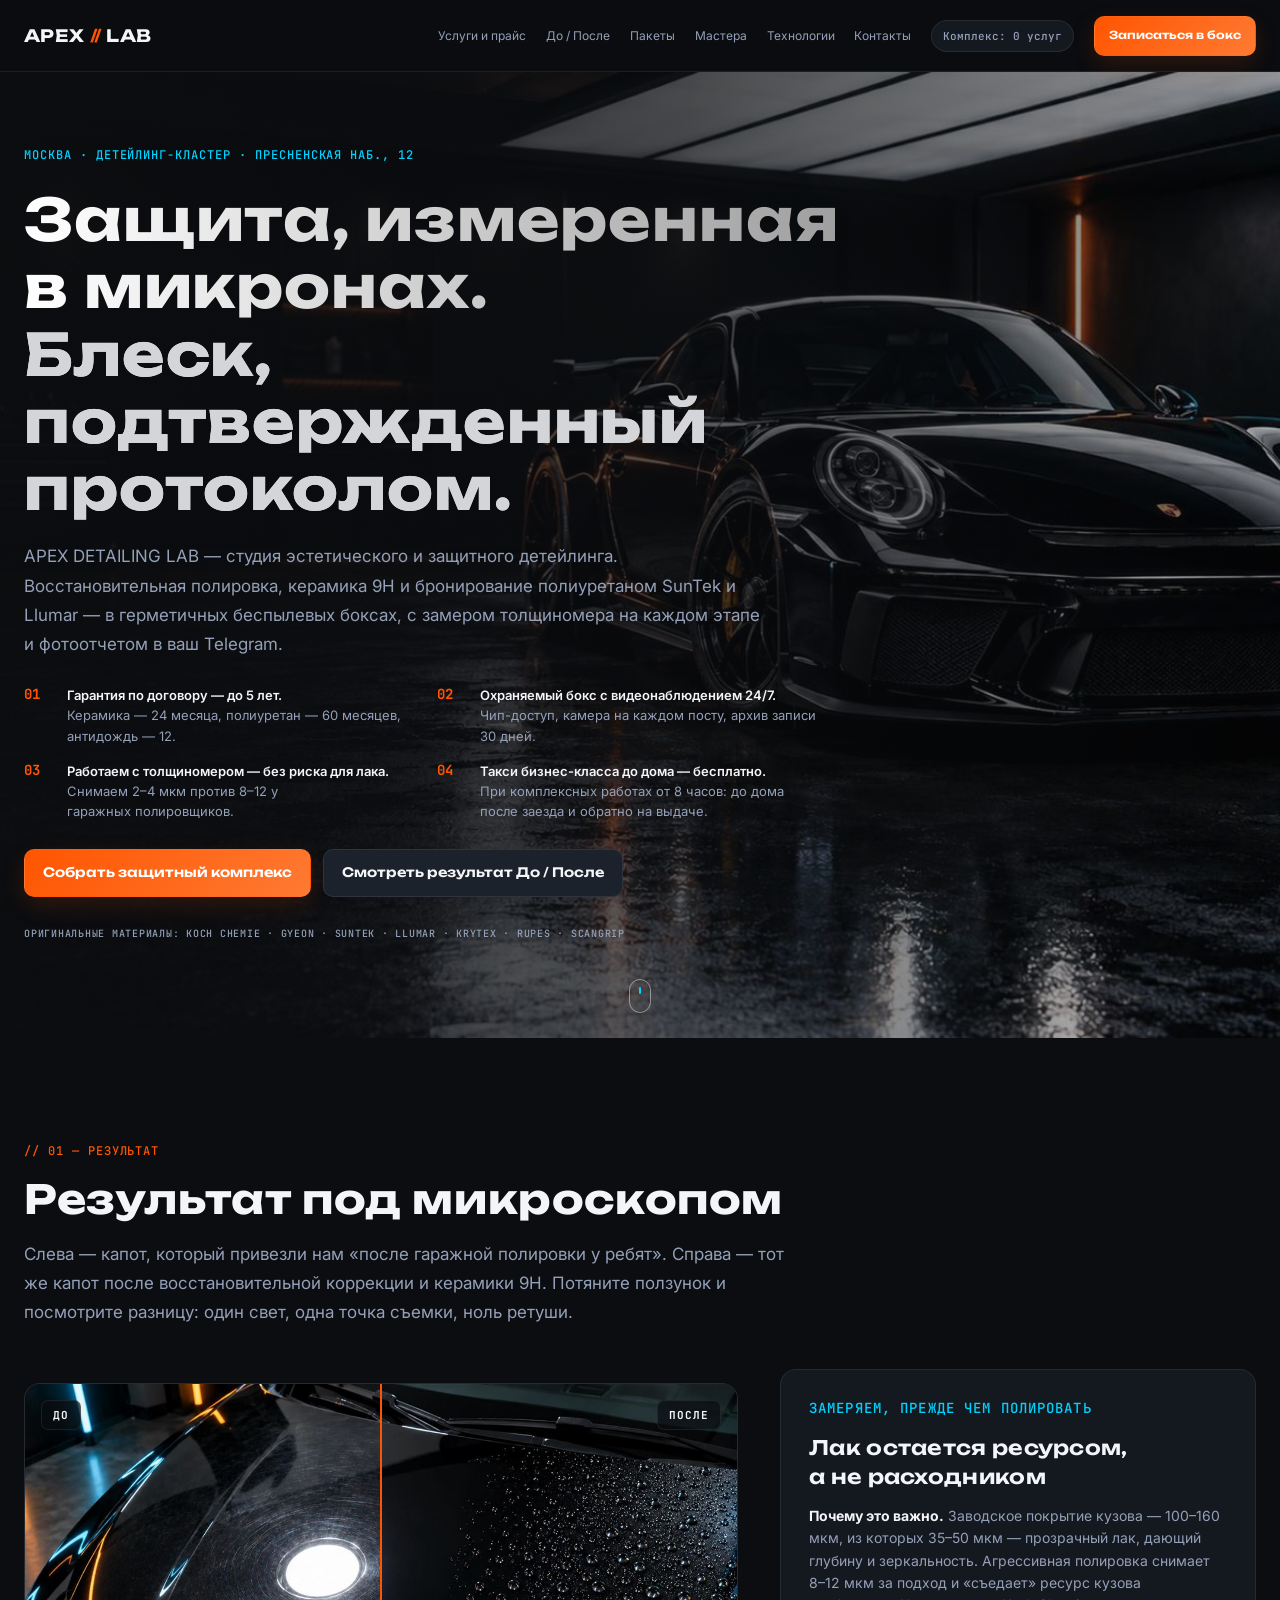
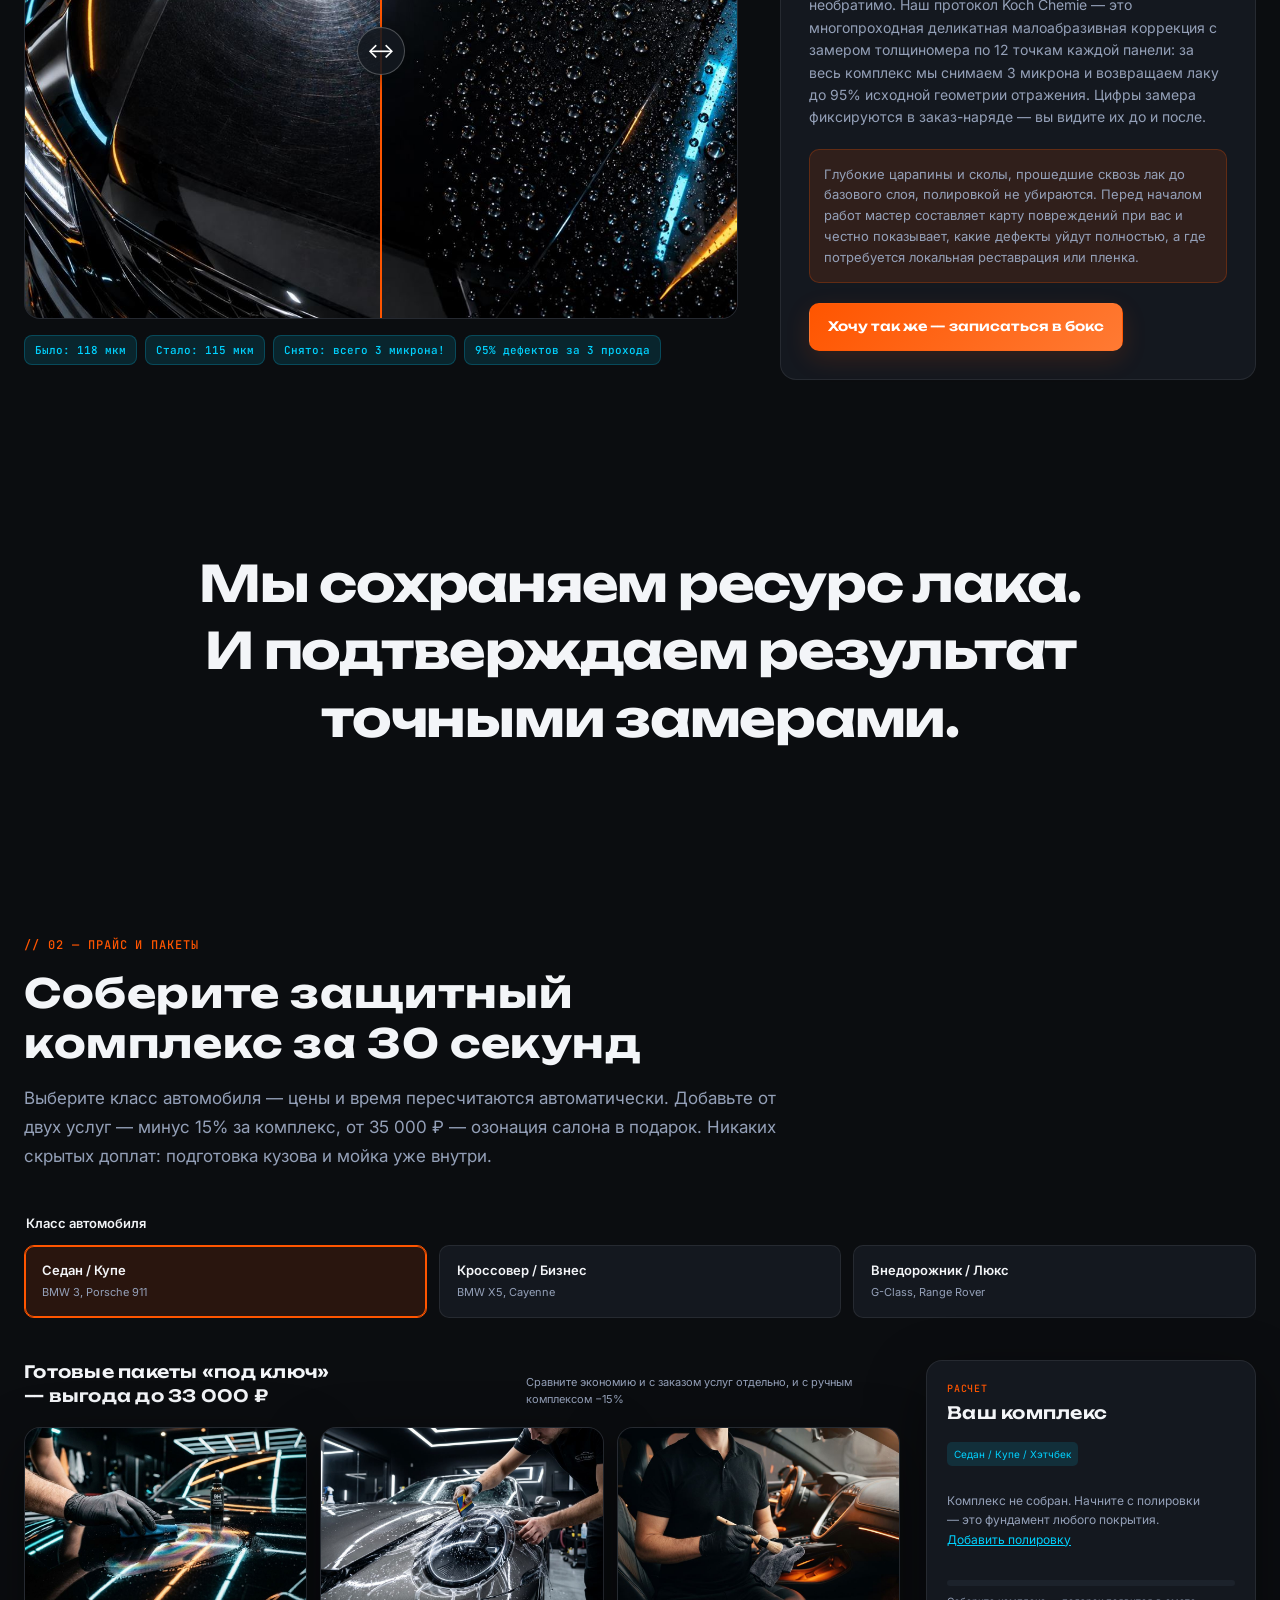
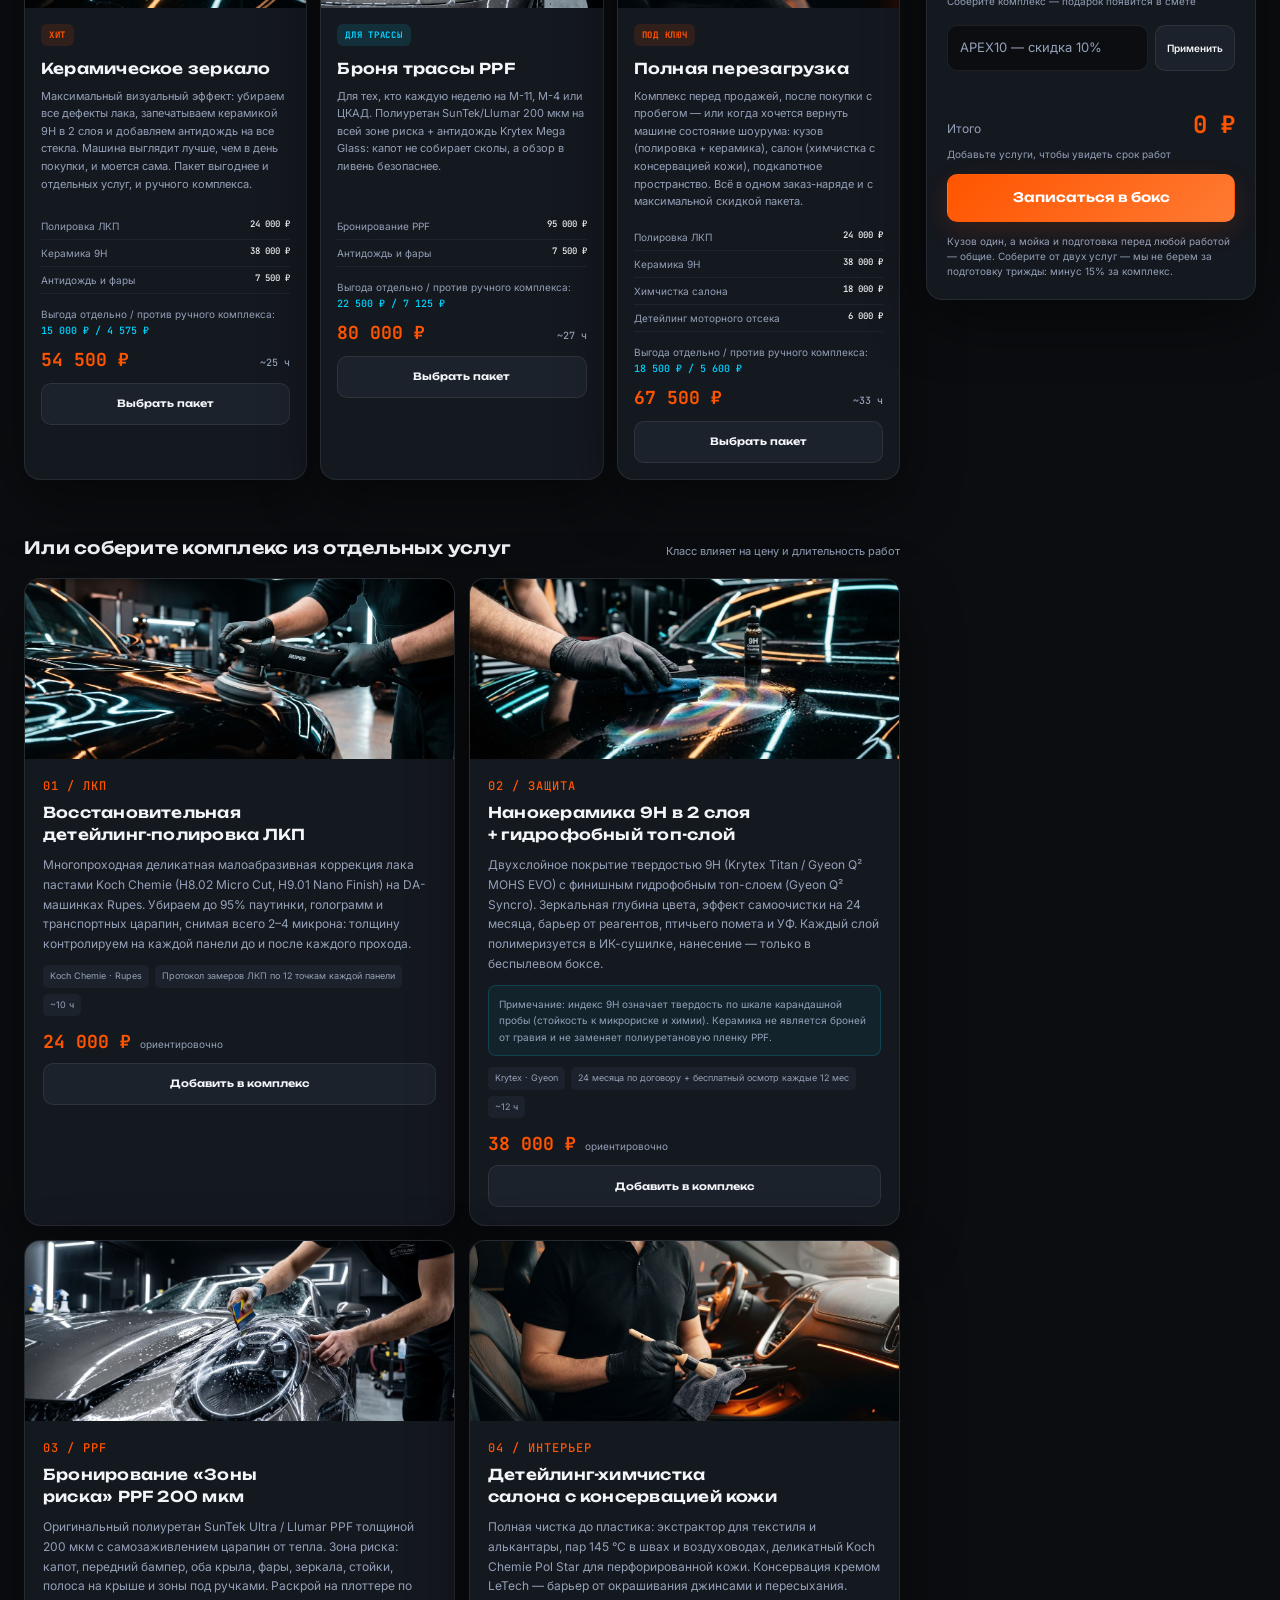
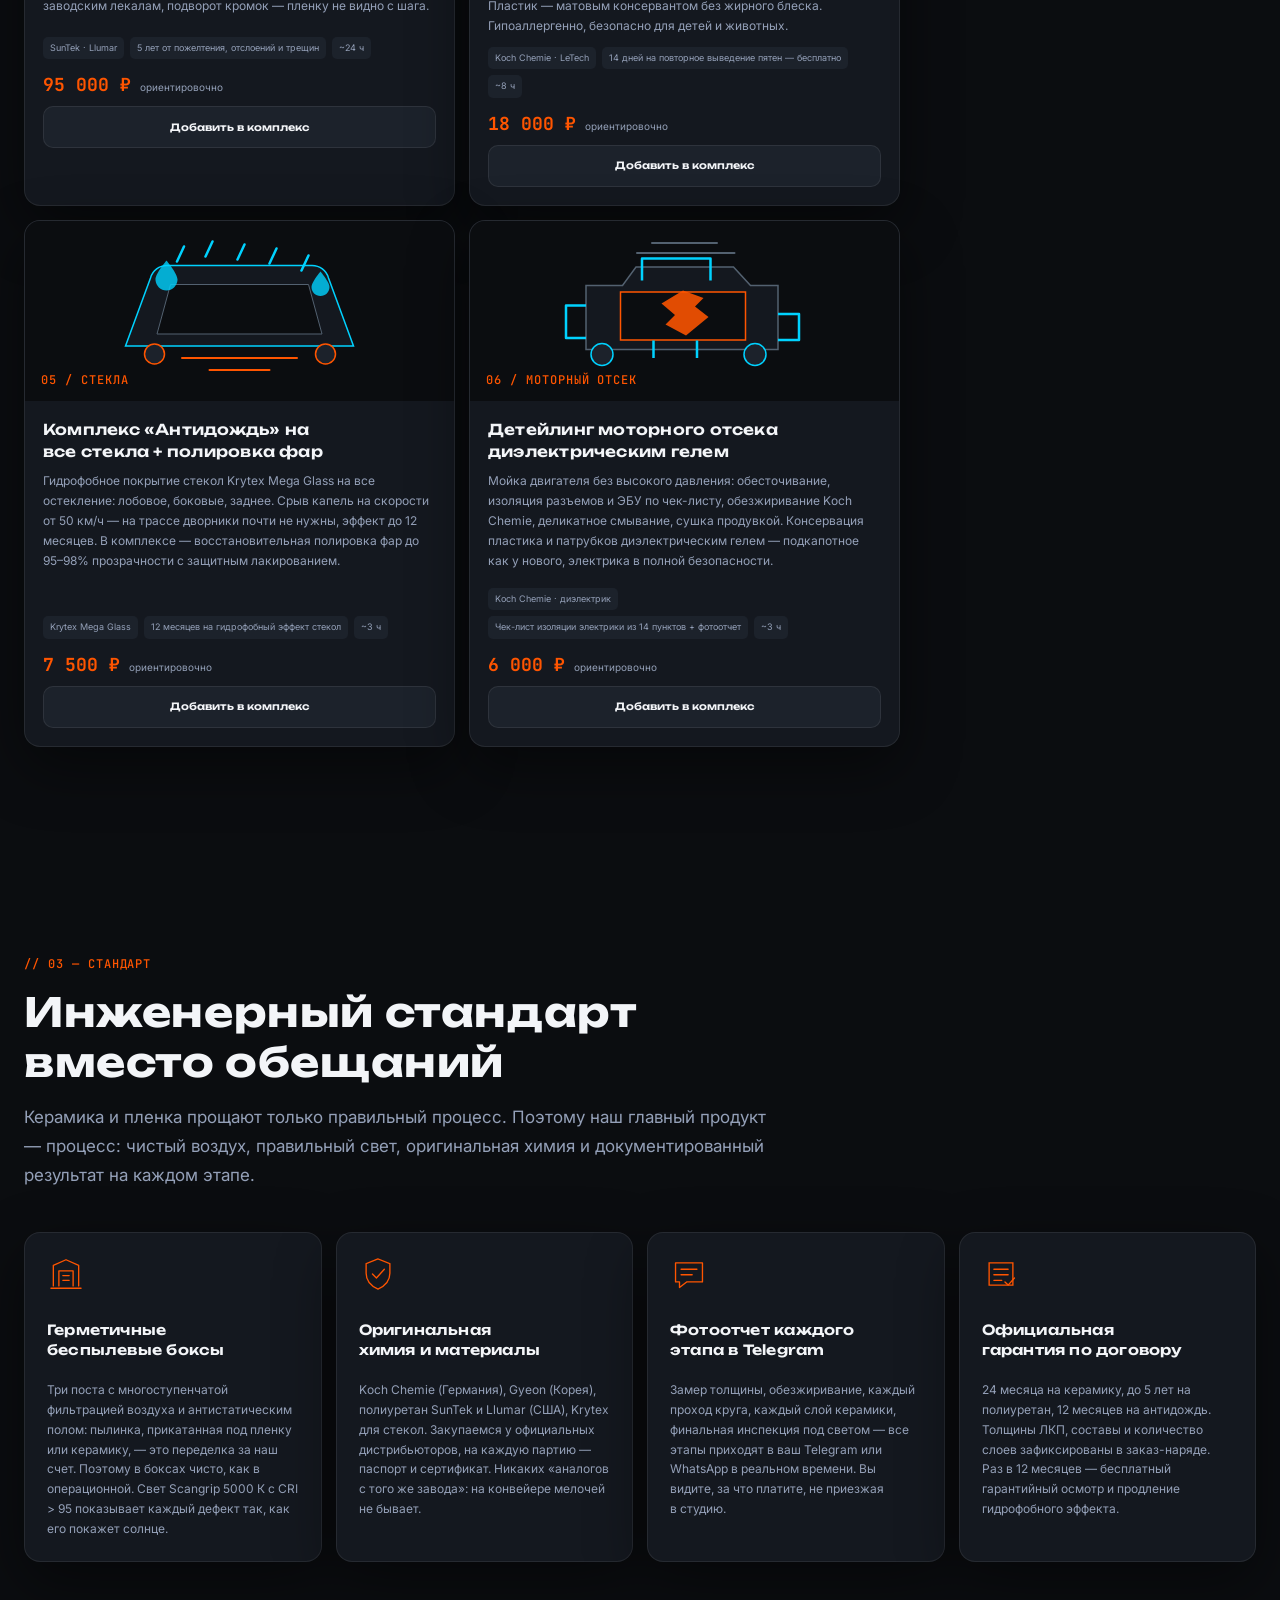
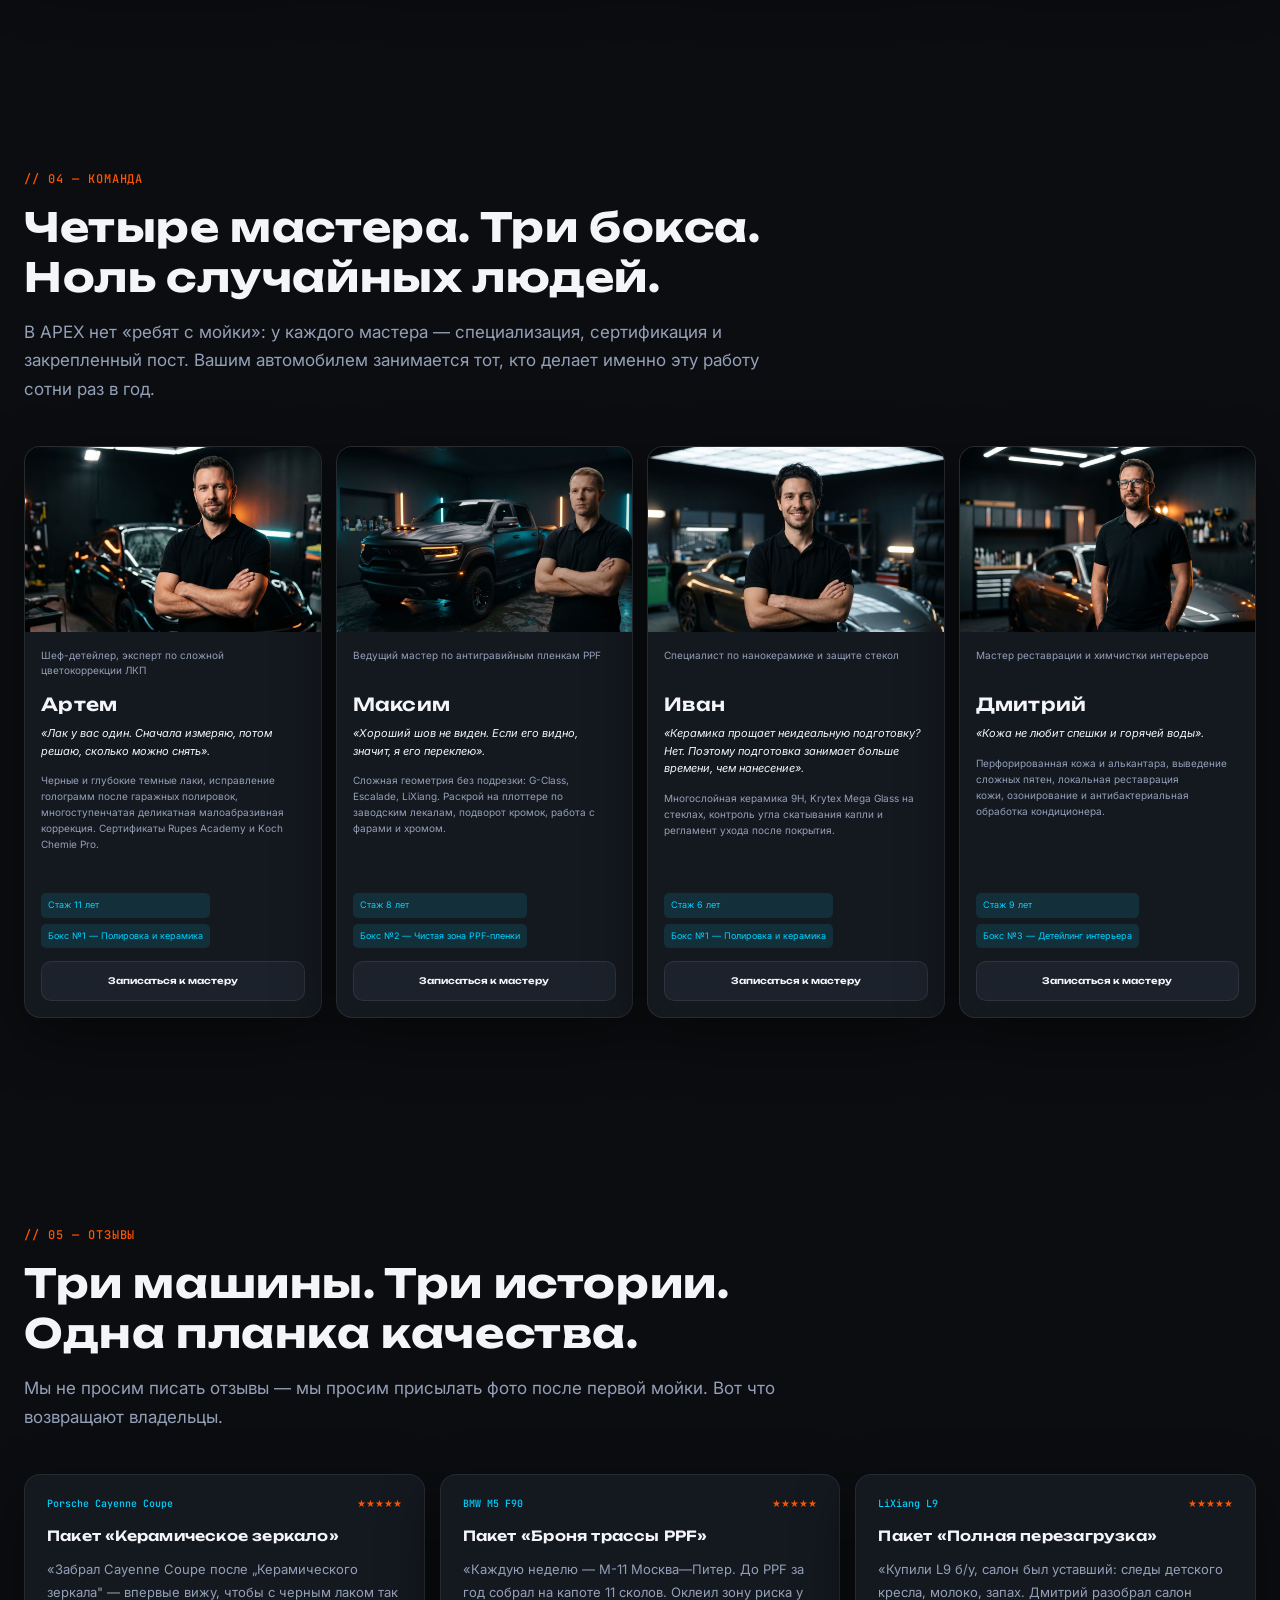
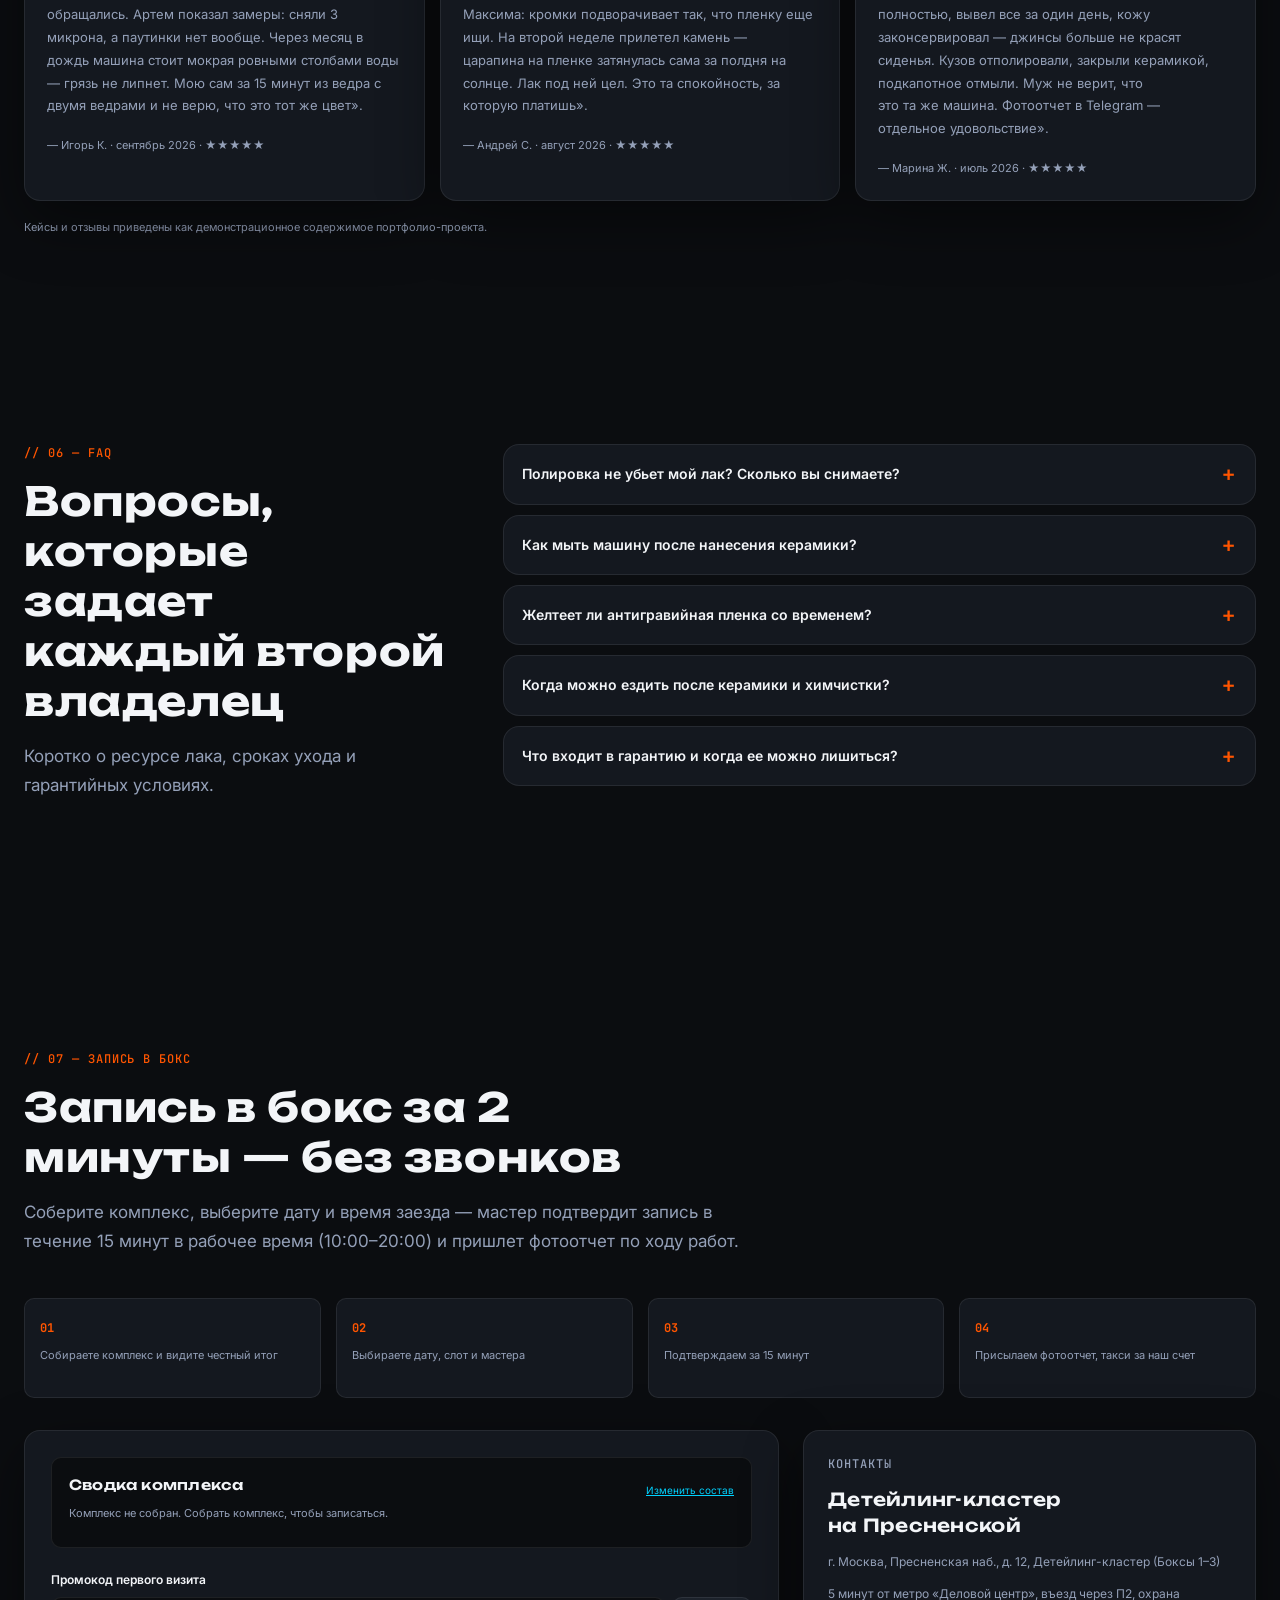
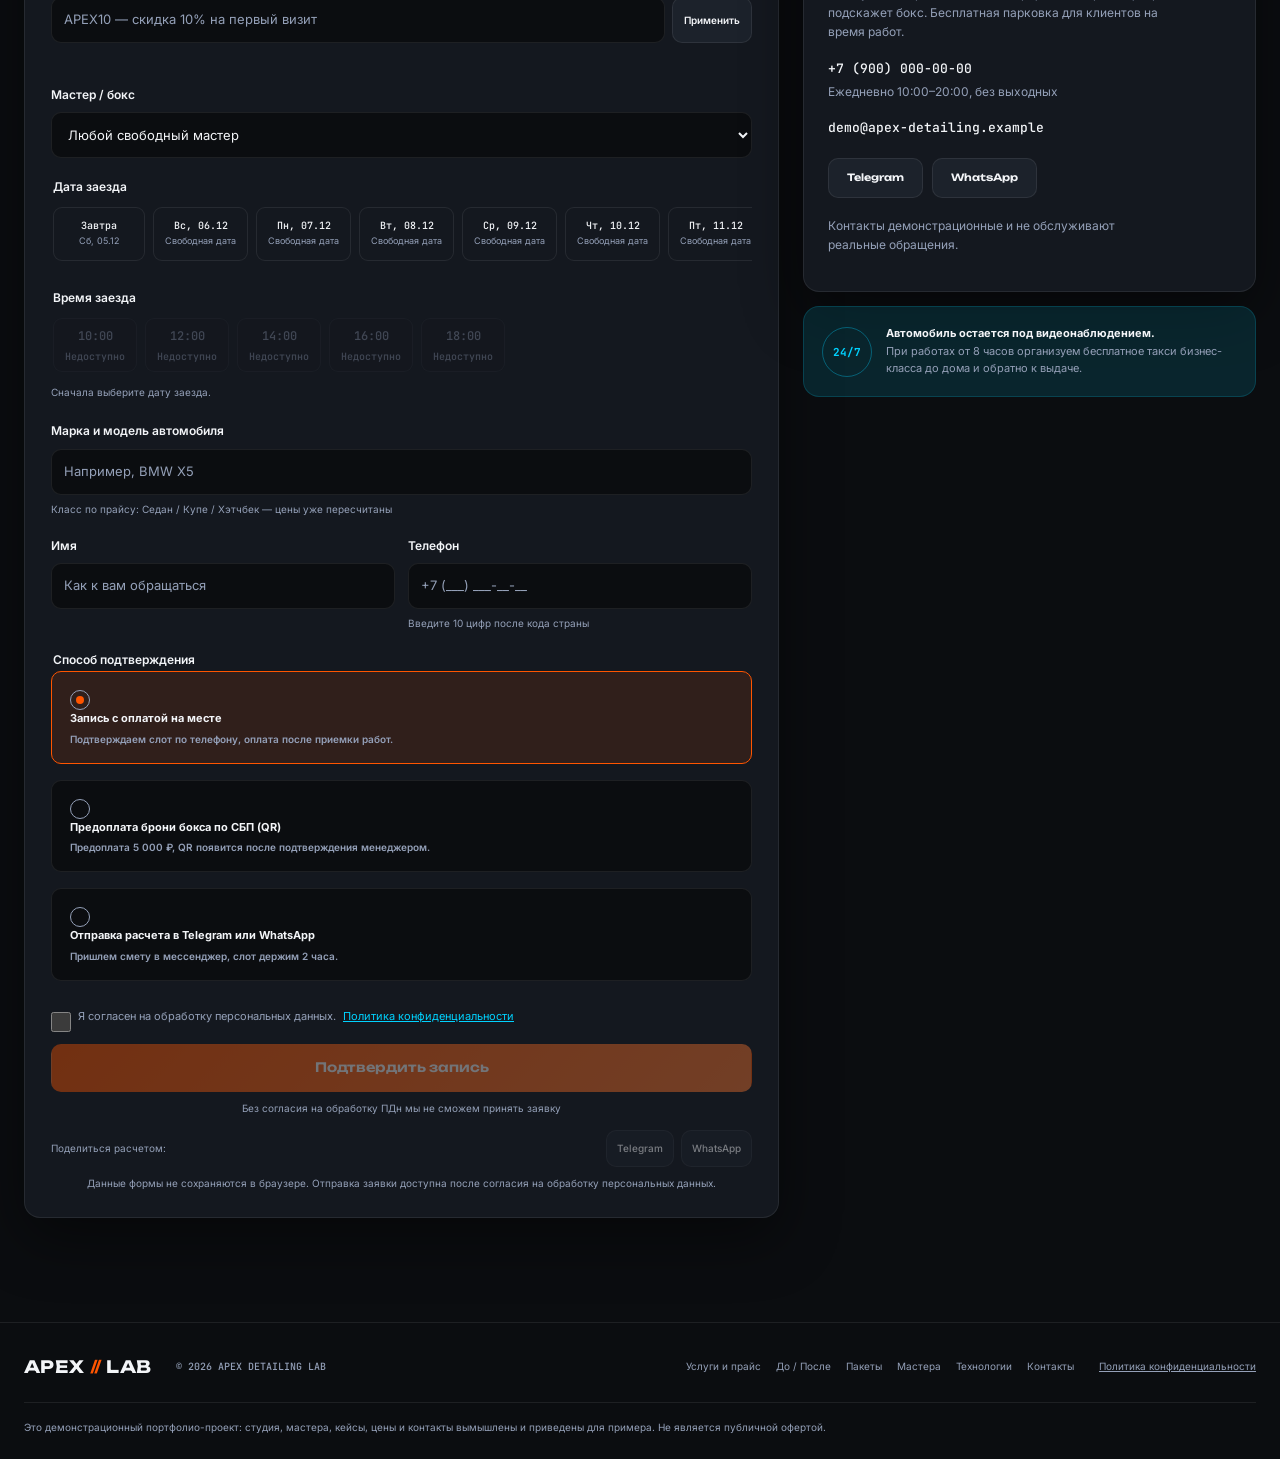
<file: index.html>
<!doctype html>
<html lang="ru">
<head>
  <meta charset="utf-8">
  <meta name="viewport" content="width=device-width, initial-scale=1">
  <meta name="theme-color" content="#0B0D10">
  <meta name="robots" content="noindex, nofollow">
  <title>APEX DETAILING LAB — детейлинг, керамика 9H и PPF в Москве | Защита, измеренная в микронах</title>
  <meta name="description" content="Премиальная студия детейлинга в Москве: восстановительная полировка, керамика 9H на 24 месяца, бронирование кузова SunTek/Llumar. Беспылевые боксы, замеры толщиномером, гарантия по договору до 5 лет. Запись в бокс онлайн.">
  <link rel="canonical" href="https://adik2012.github.io/apex-detailing-lab/">
  <link rel="icon" type="image/svg+xml" href="favicon.svg">
  <link rel="preconnect" href="https://fonts.googleapis.com">
  <link rel="preconnect" href="https://fonts.gstatic.com" crossorigin>
  <link href="https://fonts.googleapis.com/css2?family=Inter:wght@400;500;600&family=JetBrains+Mono:wght@500;700&family=Unbounded:wght@600;700;800&display=swap" rel="stylesheet">
  <link rel="stylesheet" href="style.css">
  <meta property="og:type" content="website">
  <meta property="og:locale" content="ru_RU">
  <meta property="og:site_name" content="APEX DETAILING LAB">
  <meta property="og:title" content="APEX DETAILING LAB — защита, измеренная в микронах">
  <meta property="og:description" content="Детейлинг, керамика 9H и полиуретановая пленка PPF в Москве. Замеры ЛКП и гарантия по договору.">
  <meta property="og:url" content="https://adik2012.github.io/apex-detailing-lab/">
  <meta property="og:image" content="https://adik2012.github.io/apex-detailing-lab/images/hero-gt-porsche.jpg">
  <meta name="twitter:card" content="summary_large_image">
  <meta name="twitter:title" content="APEX DETAILING LAB — защита, измеренная в микронах">
  <meta name="twitter:description" content="Премиальный детейлинг с точными замерами, фотоотчетом и гарантией по договору.">
  <meta name="twitter:image" content="https://adik2012.github.io/apex-detailing-lab/images/hero-gt-porsche.jpg">
  <script type="application/ld+json">
  {
    "@context": "https://schema.org",
    "@type": "WebSite",
    "name": "APEX DETAILING LAB — демонстрационный проект",
    "description": "Демонстрационный портфолио-проект сайта студии эстетического и защитного детейлинга. Не является действующей организацией.",
    "url": "https://adik2012.github.io/apex-detailing-lab/",
    "image": "https://adik2012.github.io/apex-detailing-lab/images/hero-gt-porsche.jpg"
  }
  </script>
  <script defer src="script.js"></script>
</head>
<body>
  <a class="skip-link" href="#main">Перейти к содержанию</a>
  <header class="site-header">
    <div class="container header-inner">
      <a class="brand" href="#hero" aria-label="APEX LAB — на главную"><span>APEX</span><b>//</b><span>LAB</span></a>
      <button class="menu-toggle" type="button" aria-expanded="false" aria-controls="primary-nav" aria-label="Открыть меню"><span></span><span></span></button>
      <nav class="primary-nav" id="primary-nav" aria-label="Основная">
        <a href="#services">Услуги и прайс</a>
        <a href="#result">До / После</a>
        <a href="#packages">Пакеты</a>
        <a href="#team">Мастера</a>
        <a href="#tech">Технологии</a>
        <a href="#contacts">Контакты</a>
        <button class="header-estimate" type="button" data-scroll-estimate aria-controls="estimate" aria-expanded="false">Комплекс: 0 услуг</button>
        <a class="button button-small button-primary header-cta" href="#booking">Записаться в бокс</a>
      </nav>
    </div>
  </header>

  <main id="main">
    <section class="hero" id="hero">
      <img class="hero-image" src="images/hero-gt-porsche.jpg" width="1600" height="901" alt="Темный Porsche в детейлинг-боксе под инспекционным светом" fetchpriority="high">
      <div class="hero-shade"></div>
      <div class="container hero-content">
        <p class="eyebrow eyebrow-cyan">Москва · Детейлинг-кластер · Пресненская наб., 12</p>
        <h1>Защита, измеренная в микронах.<br><span>Блеск, подтвержденный протоколом.</span></h1>
        <p class="hero-lead">APEX DETAILING LAB — студия эстетического и защитного детейлинга. Восстановительная полировка, керамика 9H и бронирование полиуретаном SunTek и Llumar — в герметичных беспылевых боксах, с замером толщиномера на каждом этапе и фотоотчетом в ваш Telegram.</p>
        <div class="hero-points">
          <div class="hero-point"><span>01</span><p><strong>Гарантия по договору — до 5 лет.</strong><br>Керамика — 24 месяца, полиуретан — 60 месяцев, антидождь — 12.</p></div>
          <div class="hero-point"><span>02</span><p><strong>Охраняемый бокс с видеонаблюдением 24/7.</strong><br>Чип-доступ, камера на каждом посту, архив записи 30 дней.</p></div>
          <div class="hero-point"><span>03</span><p><strong>Работаем с толщиномером — без риска для лака.</strong><br>Снимаем 2–4 мкм против 8–12 у гаражных полировщиков.</p></div>
          <div class="hero-point"><span>04</span><p><strong>Такси бизнес-класса до дома — бесплатно.</strong><br>При комплексных работах от 8 часов: до дома после заезда и обратно на выдаче.</p></div>
        </div>
        <div class="hero-actions">
          <a class="button button-primary" href="#services">Собрать защитный комплекс</a>
          <a class="button button-glass" href="#result">Смотреть результат До / После</a>
        </div>
        <p class="materials-line">Оригинальные материалы: Koch Chemie · Gyeon · SunTek · Llumar · Krytex · Rupes · Scangrip</p>
      </div>
      <a class="scroll-cue" href="#result" aria-label="Прокрутить к результату"><span></span></a>
    </section>

    <section class="section result-section" id="result">
      <div class="container">
        <div class="section-heading reveal">
          <p class="section-kicker">// 01 — РЕЗУЛЬТАТ</p>
          <h2>Результат под микроскопом</h2>
          <p class="section-lead">Слева — капот, который привезли нам «после гаражной полировки у ребят». Справа — тот же капот после восстановительной коррекции и керамики 9H. Потяните ползунок и посмотрите разницу: один свет, одна точка съемки, ноль ретуши.</p>
        </div>
        <div class="result-grid">
          <div>
            <div class="comparison" data-comparison>
              <img src="images/before-hood-scratches.jpg" width="1200" height="900" alt="Черный капот до коррекции: видны паутинка царапин и голограммы" loading="lazy" decoding="async">
              <div class="comparison-after"><img src="images/after-hood-mirror.jpg" width="1200" height="900" alt="Тот же капот после деликатной коррекции и нанесения керамики" loading="lazy" decoding="async"></div>
              <span class="comparison-label label-before">До</span>
              <span class="comparison-label label-after">После</span>
              <div class="comparison-divider" aria-hidden="true"><span>↔</span></div>
              <input class="comparison-range" type="range" min="0" max="100" value="50" aria-label="Сравнение до и после">
            </div>
            <div class="measurement-chips" aria-label="Замеры толщиномером">
              <span>Было: 118 мкм</span><span>Стало: 115 мкм</span><span>Снято: всего 3 микрона!</span><span>95% дефектов за 3 прохода</span>
            </div>
          </div>
          <aside class="result-note">
            <p class="note-label">Замеряем, прежде чем полировать</p>
            <h3>Лак остается ресурсом, а не расходником</h3>
            <p><strong>Почему это важно.</strong> Заводское покрытие кузова — 100–160 мкм, из которых 35–50 мкм — прозрачный лак, дающий глубину и зеркальность. Агрессивная полировка снимает 8–12 мкм за подход и «съедает» ресурс кузова необратимо. Наш протокол Koch Chemie — это многопроходная деликатная малоабразивная коррекция с замером толщиномера по 12 точкам каждой панели: за весь комплекс мы снимаем 3 микрона и возвращаем лаку до 95% исходной геометрии отражения. Цифры замера фиксируются в заказ-наряде — вы видите их до и после.</p>
            <p class="engineering-disclaimer">Глубокие царапины и сколы, прошедшие сквозь лак до базового слоя, полировкой не убираются. Перед началом работ мастер составляет карту повреждений при вас и честно показывает, какие дефекты уйдут полностью, а где потребуется локальная реставрация или пленка.</p>
            <a class="button button-primary" href="#booking">Хочу так же — записаться в бокс</a>
          </aside>
        </div>
      </div>
    </section>

    <section class="tagline-section" aria-label="Подход APEX">
      <div class="container">
        <p class="tagline-reveal" data-tagline>Мы сохраняем ресурс лака.<br>И подтверждаем результат точными замерами.</p>
      </div>
    </section>

    <section class="section services-section" id="services">
      <div class="container">
        <div class="section-heading reveal">
          <p class="section-kicker">// 02 — ПРАЙС И ПАКЕТЫ</p>
          <h2>Соберите защитный комплекс за 30 секунд</h2>
          <p class="section-lead">Выберите класс автомобиля — цены и время пересчитаются автоматически. Добавьте от двух услуг — минус 15% за комплекс, от 35 000 ₽ — озонация салона в подарок. Никаких скрытых доплат: подготовка кузова и мойка уже внутри.</p>
        </div>
        <fieldset class="class-selector">
          <legend class="field-label">Класс автомобиля</legend>
          <div class="class-options">
            <label class="class-option"><input type="radio" name="car-class" value="class1" checked><span><strong>Седан / Купе</strong><small>BMW 3, Porsche 911</small></span></label>
            <label class="class-option"><input type="radio" name="car-class" value="class2"><span><strong>Кроссовер / Бизнес</strong><small>BMW X5, Cayenne</small></span></label>
            <label class="class-option"><input type="radio" name="car-class" value="class3"><span><strong>Внедорожник / Люкс</strong><small>G-Class, Range Rover</small></span></label>
          </div>
        </fieldset>
        <div class="builder-layout">
          <div class="builder-main">
            <div class="packages-block" id="packages">
              <div class="subsection-heading"><h3>Готовые пакеты «под ключ» — выгода до 33 000 ₽</h3><span>Сравните экономию и с заказом услуг отдельно, и с ручным комплексом −15%</span></div>
              <div class="package-grid">
                <article class="package-card card reveal" data-package-card="pkg-1">
                  <img class="package-image" src="images/service-ceramic.jpg" width="1200" height="670" alt="Нанесение керамического покрытия на кузов автомобиля" loading="lazy" decoding="async">
                  <div class="package-content"><span class="badge badge-orange">Хит</span><h3>Керамическое зеркало</h3><p>Максимальный визуальный эффект: убираем все дефекты лака, запечатываем керамикой 9H в 2 слоя и добавляем антидождь на все стекла. Машина выглядит лучше, чем в день покупки, и моется сама. Пакет выгоднее и отдельных услуг, и ручного комплекса.</p>
                    <ul class="package-includes" data-package-includes="pkg-1"></ul><div class="package-value">Выгода отдельно / против ручного комплекса: <strong data-package-benefit="pkg-1">15 000 ₽ / 4 575 ₽</strong></div><div class="price-row"><strong data-package-price="pkg-1">54 500 ₽</strong><span data-package-hours="pkg-1">~25 ч</span></div>
                    <button class="button button-glass package-select" type="button" data-select-package="pkg-1" aria-pressed="false">Выбрать пакет</button></div>
                </article>
                <article class="package-card card reveal" data-package-card="pkg-2">
                  <img class="package-image" src="images/service-ppf-film.jpg" width="1200" height="670" alt="Монтаж полиуретановой защитной пленки на капот" loading="lazy" decoding="async">
                  <div class="package-content"><span class="badge badge-cyan">Для трассы</span><h3>Броня трассы PPF</h3><p>Для тех, кто каждую неделю на М-11, М-4 или ЦКАД. Полиуретан SunTek/Llumar 200 мкм на всей зоне риска + антидождь Krytex Mega Glass: капот не собирает сколы, а обзор в ливень безопаснее.</p>
                    <ul class="package-includes" data-package-includes="pkg-2"></ul><div class="package-value">Выгода отдельно / против ручного комплекса: <strong data-package-benefit="pkg-2">22 500 ₽ / 7 125 ₽</strong></div><div class="price-row"><strong data-package-price="pkg-2">80 000 ₽</strong><span data-package-hours="pkg-2">~27 ч</span></div>
                    <button class="button button-glass package-select" type="button" data-select-package="pkg-2" aria-pressed="false">Выбрать пакет</button></div>
                </article>
                <article class="package-card card reveal" data-package-card="pkg-3">
                  <img class="package-image" src="images/service-interior.jpg" width="1200" height="670" alt="Деликатная химчистка и уход за интерьером автомобиля" loading="lazy" decoding="async">
                  <div class="package-content"><span class="badge badge-orange">Под ключ</span><h3>Полная перезагрузка</h3><p>Комплекс перед продажей, после покупки с пробегом — или когда хочется вернуть машине состояние шоурума: кузов (полировка + керамика), салон (химчистка с консервацией кожи), подкапотное пространство. Всё в одном заказ-наряде и с максимальной скидкой пакета.</p>
                    <ul class="package-includes" data-package-includes="pkg-3"></ul><div class="package-value">Выгода отдельно / против ручного комплекса: <strong data-package-benefit="pkg-3">18 500 ₽ / 5 600 ₽</strong></div><div class="price-row"><strong data-package-price="pkg-3">67 500 ₽</strong><span data-package-hours="pkg-3">~33 ч</span></div>
                    <button class="button button-glass package-select" type="button" data-select-package="pkg-3" aria-pressed="false">Выбрать пакет</button></div>
                </article>
              </div>
            </div>
            <div class="services-block">
              <div class="subsection-heading"><h3>Или соберите комплекс из отдельных услуг</h3><span>Класс влияет на цену и длительность работ</span></div>
              <div class="service-grid">
                <article class="service-card card reveal" data-service-card="srv-1">
                  <img src="images/service-polishing.jpg" width="1200" height="670" alt="Мастер выполняет коррекцию лакокрасочного покрытия машинкой Rupes" loading="lazy" decoding="async">
                  <div class="service-content"><span class="service-index">01 / ЛКП</span><h3>Восстановительная детейлинг-полировка ЛКП</h3><p>Многопроходная деликатная малоабразивная коррекция лака пастами Koch Chemie (H8.02 Micro Cut, H9.01 Nano Finish) на DA-машинках Rupes. Убираем до 95% паутинки, голограмм и транспортных царапин, снимая всего 2–4 микрона: толщину контролируем на каждой панели до и после каждого прохода.</p>
                    <div class="service-chips"><span>Koch Chemie · Rupes</span><span>Протокол замеров ЛКП по 12 точкам каждой панели</span><span data-service-hours="srv-1">~10 ч</span></div><div class="service-price"><strong data-service-price="srv-1">24 000 ₽</strong><span>ориентировочно</span></div><button class="button button-glass service-toggle" type="button" data-toggle-service="srv-1">Добавить в комплекс</button></div>
                </article>
                <article class="service-card card reveal" data-service-card="srv-2">
                  <img src="images/service-ceramic.jpg" width="1200" height="670" alt="Нанесение двухслойного керамического покрытия на лак" loading="lazy" decoding="async">
                  <div class="service-content"><span class="service-index">02 / ЗАЩИТА</span><h3>Нанокерамика 9H в 2 слоя + гидрофобный топ-слой</h3><p>Двухслойное покрытие твердостью 9H (Krytex Titan / Gyeon Q² MOHS EVO) с финишным гидрофобным топ-слоем (Gyeon Q² Syncro). Зеркальная глубина цвета, эффект самоочистки на 24 месяца, барьер от реагентов, птичьего помета и УФ. Каждый слой полимеризуется в ИК-сушилке, нанесение — только в беспылевом боксе.</p>
                    <p class="technical-note">Примечание: индекс 9H означает твердость по шкале карандашной пробы (стойкость к микрориске и химии). Керамика не является броней от гравия и не заменяет полиуретановую пленку PPF.</p>
                    <div class="service-chips"><span>Krytex · Gyeon</span><span>24 месяца по договору + бесплатный осмотр каждые 12 мес</span><span data-service-hours="srv-2">~12 ч</span></div><div class="service-price"><strong data-service-price="srv-2">38 000 ₽</strong><span>ориентировочно</span></div><button class="button button-glass service-toggle" type="button" data-toggle-service="srv-2">Добавить в комплекс</button></div>
                </article>
                <article class="service-card card reveal" data-service-card="srv-3">
                  <img src="images/service-ppf-film.jpg" width="1200" height="670" alt="Монтаж пленки PPF с подворотом края на кузове автомобиля" loading="lazy" decoding="async">
                  <div class="service-content"><span class="service-index">03 / PPF</span><h3>Бронирование «Зоны риска» PPF 200 мкм</h3><p>Оригинальный полиуретан SunTek Ultra / Llumar PPF толщиной 200 мкм с самозаживлением царапин от тепла. Зона риска: капот, передний бампер, оба крыла, фары, зеркала, стойки, полоса на крыше и зоны под ручками. Раскрой на плоттере по заводским лекалам, подворот кромок — пленку не видно с шага.</p>
                    <div class="service-chips"><span>SunTek · Llumar</span><span>5 лет от пожелтения, отслоений и трещин</span><span data-service-hours="srv-3">~24 ч</span></div><div class="service-price"><strong data-service-price="srv-3">95 000 ₽</strong><span>ориентировочно</span></div><button class="button button-glass service-toggle" type="button" data-toggle-service="srv-3">Добавить в комплекс</button></div>
                </article>
                <article class="service-card card reveal" data-service-card="srv-4">
                  <img src="images/service-interior.jpg" width="1200" height="670" alt="Деликатная очистка кожи и текстиля в салоне автомобиля" loading="lazy" decoding="async">
                  <div class="service-content"><span class="service-index">04 / ИНТЕРЬЕР</span><h3>Детейлинг-химчистка салона с консервацией кожи</h3><p>Полная чистка до пластика: экстрактор для текстиля и алькантары, пар 145 °C в швах и воздуховодах, деликатный Koch Chemie Pol Star для перфорированной кожи. Консервация кремом LeTech — барьер от окрашивания джинсами и пересыхания. Пластик — матовым консервантом без жирного блеска. Гипоаллергенно, безопасно для детей и животных.</p>
                    <div class="service-chips"><span>Koch Chemie · LeTech</span><span>14 дней на повторное выведение пятен — бесплатно</span><span data-service-hours="srv-4">~8 ч</span></div><div class="service-price"><strong data-service-price="srv-4">18 000 ₽</strong><span>ориентировочно</span></div><button class="button button-glass service-toggle" type="button" data-toggle-service="srv-4">Добавить в комплекс</button></div>
                </article>
                <article class="service-card card reveal" data-service-card="srv-5">
                  <div class="service-illustration" aria-label="Иллюстрация гидрофобного покрытия стекла"><svg viewBox="0 0 640 360" role="img" aria-labelledby="rain-title"><title id="rain-title">Гидрофобный эффект на стекле</title><path d="M92 250h456L498 114a34 34 0 0 0-33-25H175a34 34 0 0 0-33 25L92 250Z" fill="#14181F" stroke="#00D2FF" stroke-width="3"/><path d="M155 226h330l-27-99H182l-27 99Z" fill="#0B0D10" stroke="#536170" stroke-width="2"/><path d="m209 51-14 30m71-40-14 30m78-24-14 30m78-22-14 30m78-16-14 30" stroke="#00D2FF" stroke-width="5" stroke-linecap="round"/><path d="M196 117c0 12-10 22-22 22s-22-10-22-22 22-38 22-38 22 26 22 38Zm304 15c0 10-8 18-18 18s-18-8-18-18 18-31 18-31 18 21 18 31Z" fill="#00D2FF" opacity=".8"/><path d="M205 274h230m-175 24h120" stroke="#FF5500" stroke-width="4" stroke-linecap="round"/><circle cx="150" cy="266" r="20" fill="#1C222B" stroke="#FF5500" stroke-width="3"/><circle cx="492" cy="266" r="20" fill="#1C222B" stroke="#FF5500" stroke-width="3"/></svg><span class="service-index">05 / СТЕКЛА</span></div>
                  <div class="service-content"><h3>Комплекс «Антидождь» на все стекла + полировка фар</h3><p>Гидрофобное покрытие стекол Krytex Mega Glass на все остекление: лобовое, боковые, заднее. Срыв капель на скорости от 50 км/ч — на трассе дворники почти не нужны, эффект до 12 месяцев. В комплексе — восстановительная полировка фар до 95–98% прозрачности с защитным лакированием.</p>
                    <div class="service-chips"><span>Krytex Mega Glass</span><span>12 месяцев на гидрофобный эффект стекол</span><span data-service-hours="srv-5">~3 ч</span></div><div class="service-price"><strong data-service-price="srv-5">7 500 ₽</strong><span>ориентировочно</span></div><button class="button button-glass service-toggle" type="button" data-toggle-service="srv-5">Добавить в комплекс</button></div>
                </article>
                <article class="service-card card reveal" data-service-card="srv-6">
                  <div class="service-illustration" aria-label="Иллюстрация безопасной очистки двигателя"><svg viewBox="0 0 640 360" role="img" aria-labelledby="engine-title"><title id="engine-title">Детейлинг моторного отсека</title><path d="M123 129h73l27-37h195l34 37h55v128H123z" fill="#14181F" stroke="#536170" stroke-width="3"/><path d="M192 142h250v96H192z" fill="#0B0D10" stroke="#FF5500" stroke-width="3"/><path d="M235 119v-44h137v44m-27 120v35m-87-35v35M123 169H83v65h40m384-48h42v52h-42" fill="none" stroke="#00D2FF" stroke-width="5" stroke-linejoin="round"/><path d="m274 165 27 23-19 19 41 22 45-37-27-21 17-17-41-15z" fill="#FF5500" opacity=".88"/><circle cx="155" cy="267" r="22" fill="#1C222B" stroke="#00D2FF" stroke-width="3"/><circle cx="461" cy="267" r="22" fill="#1C222B" stroke="#00D2FF" stroke-width="3"/><path d="M225 64h195m-165-20h130" stroke="#536170" stroke-width="4" stroke-linecap="round"/></svg><span class="service-index">06 / МОТОРНЫЙ ОТСЕК</span></div>
                  <div class="service-content"><h3>Детейлинг моторного отсека диэлектрическим гелем</h3><p>Мойка двигателя без высокого давления: обесточивание, изоляция разъемов и ЭБУ по чек-листу, обезжиривание Koch Chemie, деликатное смывание, сушка продувкой. Консервация пластика и патрубков диэлектрическим гелем — подкапотное как у нового, электрика в полной безопасности.</p>
                    <div class="service-chips"><span>Koch Chemie · диэлектрик</span><span>Чек-лист изоляции электрики из 14 пунктов + фотоотчет</span><span data-service-hours="srv-6">~3 ч</span></div><div class="service-price"><strong data-service-price="srv-6">6 000 ₽</strong><span>ориентировочно</span></div><button class="button button-glass service-toggle" type="button" data-toggle-service="srv-6">Добавить в комплекс</button></div>
                </article>
              </div>
            </div>
          </div>
          <aside class="estimate-panel card" id="estimate" aria-labelledby="estimate-title" tabindex="-1" aria-modal="false">
            <div class="estimate-header"><div><p class="section-kicker">РАСЧЕТ</p><h3 id="estimate-title">Ваш комплекс</h3></div><button type="button" class="icon-button estimate-close" data-close-estimate aria-label="Закрыть смету">×</button></div>
            <div class="estimate-summary" data-estimate-summary aria-live="polite"></div>
            <div class="gift-progress"><div class="gift-progress-track"><span data-gift-progress></span></div><p data-gift-message aria-live="polite">Соберите комплекс — подарок появится в смете</p></div>
            <div class="package-suggestion" data-package-suggestion hidden></div>
            <div class="promo-row"><label class="visually-hidden" for="estimate-promo">Промокод</label><input id="estimate-promo" type="text" placeholder="APEX10 — скидка 10%"><button class="button button-glass" type="button" data-apply-promo>Применить</button></div>
            <p class="promo-feedback" data-estimate-promo-feedback aria-live="polite"></p>
            <div class="estimate-total"><span>Итого</span><strong data-estimate-total aria-live="polite">0 ₽</strong><small data-estimate-hours>Добавьте услуги, чтобы увидеть срок работ</small></div>
            <p class="estimate-savings" data-estimate-savings></p>
            <a class="button button-primary estimate-cta" href="#booking">Записаться в бокс</a>
            <p class="combo-hint">Кузов один, а мойка и подготовка перед любой работой — общие. Соберите от двух услуг — мы не берем за подготовку трижды: минус 15% за комплекс.</p>
          </aside>
        </div>
      </div>
    </section>

    <section class="section tech-section" id="tech">
      <div class="container">
        <div class="section-heading reveal"><p class="section-kicker">// 03 — СТАНДАРТ</p><h2>Инженерный стандарт вместо обещаний</h2><p class="section-lead">Керамика и пленка прощают только правильный процесс. Поэтому наш главный продукт — процесс: чистый воздух, правильный свет, оригинальная химия и документированный результат на каждом этапе.</p></div>
        <div class="tech-grid">
          <article class="tech-card card reveal"><svg viewBox="0 0 48 48" aria-hidden="true"><path d="M8 39V13l16-7 16 7v26M15 39V20h18v19M20 26h8m-8 6h8M5 42h38" fill="none" stroke="currentColor" stroke-width="1.7" stroke-linecap="round" stroke-linejoin="round"/></svg><h3>Герметичные беспылевые боксы</h3><p>Три поста с многоступенчатой фильтрацией воздуха и антистатическим полом: пылинка, прикатанная под пленку или керамику, — это переделка за наш счет. Поэтому в боксах чисто, как в операционной. Свет Scangrip 5000 К с CRI &gt; 95 показывает каждый дефект так, как его покажет солнце.</p></article>
          <article class="tech-card card reveal"><svg viewBox="0 0 48 48" aria-hidden="true"><path d="M24 5 9 11v12c0 10 6 16 15 20 9-4 15-10 15-20V11L24 5Z" fill="none" stroke="currentColor" stroke-width="1.7"/><path d="m17 24 5 5 10-11" fill="none" stroke="currentColor" stroke-width="1.7" stroke-linecap="round" stroke-linejoin="round"/></svg><h3>Оригинальная химия и материалы</h3><p>Koch Chemie (Германия), Gyeon (Корея), полиуретан SunTek и Llumar (США), Krytex для стекол. Закупаемся у официальных дистрибьюторов, на каждую партию — паспорт и сертификат. Никаких «аналогов с того же завода»: на конвейере мелочей не бывает.</p></article>
          <article class="tech-card card reveal"><svg viewBox="0 0 48 48" aria-hidden="true"><path d="M7 10h34v24H21l-9 7v-7H7zM14 18h20m-20 7h14" fill="none" stroke="currentColor" stroke-width="1.7" stroke-linecap="round" stroke-linejoin="round"/></svg><h3>Фотоотчет каждого этапа в Telegram</h3><p>Замер толщины, обезжиривание, каждый проход круга, каждый слой керамики, финальная инспекция под светом — все этапы приходят в ваш Telegram или WhatsApp в реальном времени. Вы видите, за что платите, не приезжая в студию.</p></article>
          <article class="tech-card card reveal"><svg viewBox="0 0 48 48" aria-hidden="true"><path d="M9 10h30v28H9zM15 18h18m-18 7h18m-18 7h10" fill="none" stroke="currentColor" stroke-width="1.7" stroke-linecap="round"/><path d="m29 34 4 4 8-9" fill="none" stroke="currentColor" stroke-width="1.7" stroke-linecap="round" stroke-linejoin="round"/></svg><h3>Официальная гарантия по договору</h3><p>24 месяца на керамику, до 5 лет на полиуретан, 12 месяцев на антидождь. Толщины ЛКП, составы и количество слоев зафиксированы в заказ-наряде. Раз в 12 месяцев — бесплатный гарантийный осмотр и продление гидрофобного эффекта.</p></article>
        </div>
      </div>
    </section>

    <section class="section team-section" id="team">
      <div class="container">
        <div class="section-heading reveal"><p class="section-kicker">// 04 — КОМАНДА</p><h2>Четыре мастера. Три бокса. Ноль случайных людей.</h2><p class="section-lead">В APEX нет «ребят с мойки»: у каждого мастера — специализация, сертификация и закрепленный пост. Вашим автомобилем занимается тот, кто делает именно эту работу сотни раз в год.</p></div>
        <div class="team-grid">
          <article class="master-card card reveal"><div class="master-photo"><img src="images/master-artem.jpg" width="1200" height="670" alt="Артем, шеф-детейлер в боксе полировки" loading="lazy" decoding="async"></div><div class="master-content"><p class="master-role">Шеф-детейлер, эксперт по сложной цветокоррекции ЛКП</p><h3>Артем</h3><blockquote>«Лак у вас один. Сначала измеряю, потом решаю, сколько можно снять».</blockquote><p class="master-spec">Черные и глубокие темные лаки, исправление голограмм после гаражных полировок, многоступенчатая деликатная малоабразивная коррекция. Сертификаты Rupes Academy и Koch Chemie Pro.</p><div class="master-meta"><span>Стаж 11 лет</span><span>Бокс №1 — Полировка и керамика</span></div><button class="button button-glass master-book" type="button" data-master="master-1">Записаться к мастеру</button></div></article>
          <article class="master-card card reveal"><div class="master-photo"><img src="images/master-maxim.jpg" width="1200" height="670" alt="Максим, мастер по защитной пленке PPF" loading="lazy" decoding="async"></div><div class="master-content"><p class="master-role">Ведущий мастер по антигравийным пленкам PPF</p><h3>Максим</h3><blockquote>«Хороший шов не виден. Если его видно, значит, я его переклею».</blockquote><p class="master-spec">Сложная геометрия без подрезки: G-Class, Escalade, LiXiang. Раскрой на плоттере по заводским лекалам, подворот кромок, работа с фарами и хромом.</p><div class="master-meta"><span>Стаж 8 лет</span><span>Бокс №2 — Чистая зона PPF-пленки</span></div><button class="button button-glass master-book" type="button" data-master="master-2">Записаться к мастеру</button></div></article>
          <article class="master-card card reveal"><div class="master-photo"><img src="images/master-ivan.jpg" width="1200" height="670" alt="Иван, специалист по керамической защите автомобиля" loading="lazy" decoding="async"></div><div class="master-content"><p class="master-role">Специалист по нанокерамике и защите стекол</p><h3>Иван</h3><blockquote>«Керамика прощает неидеальную подготовку? Нет. Поэтому подготовка занимает больше времени, чем нанесение».</blockquote><p class="master-spec">Многослойная керамика 9H, Krytex Mega Glass на стеклах, контроль угла скатывания капли и регламент ухода после покрытия.</p><div class="master-meta"><span>Стаж 6 лет</span><span>Бокс №1 — Полировка и керамика</span></div><button class="button button-glass master-book" type="button" data-master="master-3">Записаться к мастеру</button></div></article>
          <article class="master-card card reveal"><div class="master-photo"><img src="images/master-dmitry.jpg" width="1200" height="670" alt="Дмитрий, мастер детейлинга и реставрации интерьера" loading="lazy" decoding="async"></div><div class="master-content"><p class="master-role">Мастер реставрации и химчистки интерьеров</p><h3>Дмитрий</h3><blockquote>«Кожа не любит спешки и горячей воды».</blockquote><p class="master-spec">Перфорированная кожа и алькантара, выведение сложных пятен, локальная реставрация кожи, озонирование и антибактериальная обработка кондиционера.</p><div class="master-meta"><span>Стаж 9 лет</span><span>Бокс №3 — Детейлинг интерьера</span></div><button class="button button-glass master-book" type="button" data-master="master-4">Записаться к мастеру</button></div></article>
        </div>
      </div>
    </section>

    <section class="section reviews-section" id="reviews">
      <div class="container">
        <div class="section-heading reveal"><p class="section-kicker">// 05 — ОТЗЫВЫ</p><h2>Три машины. Три истории. Одна планка качества.</h2><p class="section-lead">Мы не просим писать отзывы — мы просим присылать фото после первой мойки. Вот что возвращают владельцы.</p></div>
        <div class="review-grid">
          <article class="review-card card reveal"><div class="review-top"><span>Porsche Cayenne Coupe</span><span>★★★★★</span></div><h3>Пакет «Керамическое зеркало»</h3><blockquote>«Забрал Cayenne Coupe после „Керамического зеркала" — впервые вижу, чтобы с черным лаком так обращались. Артем показал замеры: сняли 3 микрона, а паутинки нет вообще. Через месяц в дождь машина стоит мокрая ровными столбами воды — грязь не липнет. Мою сам за 15 минут из ведра с двумя ведрами и не верю, что это тот же цвет».</blockquote><p>— Игорь К. · сентябрь 2026 · ★★★★★</p></article>
          <article class="review-card card reveal"><div class="review-top"><span>BMW M5 F90</span><span>★★★★★</span></div><h3>Пакет «Броня трассы PPF»</h3><blockquote>«Каждую неделю — М-11 Москва—Питер. До PPF за год собрал на капоте 11 сколов. Оклеил зону риска у Максима: кромки подворачивает так, что пленку еще ищи. На второй неделе прилетел камень — царапина на пленке затянулась сама за полдня на солнце. Лак под ней цел. Это та спокойность, за которую платишь».</blockquote><p>— Андрей С. · август 2026 · ★★★★★</p></article>
          <article class="review-card card reveal"><div class="review-top"><span>LiXiang L9</span><span>★★★★★</span></div><h3>Пакет «Полная перезагрузка»</h3><blockquote>«Купили L9 б/у, салон был уставший: следы детского кресла, молоко, запах. Дмитрий разобрал салон полностью, вывел все за один день, кожу законсервировал — джинсы больше не красят сиденья. Кузов отполировали, закрыли керамикой, подкапотное отмыли. Муж не верит, что это та же машина. Фотоотчет в Telegram — отдельное удовольствие».</blockquote><p>— Марина Ж. · июль 2026 · ★★★★★</p></article>
        </div>
        <p class="demo-note">Кейсы и отзывы приведены как демонстрационное содержимое портфолио-проекта.</p>
      </div>
    </section>

    <section class="section faq-section" id="faq">
      <div class="container faq-layout">
        <div class="section-heading reveal"><p class="section-kicker">// 06 — FAQ</p><h2>Вопросы, которые задает каждый второй владелец</h2><p class="section-lead">Коротко о ресурсе лака, сроках ухода и гарантийных условиях.</p></div>
        <div class="faq-list">
          <details class="faq-item card reveal"><summary>Полировка не убьет мой лак? Сколько вы снимаете?</summary><p>Заводское покрытие — 100–160 мкм, из них 35–50 мкм — прозрачный лак, который и дает блеск. Наш протокол снимает 2–4 мкм за весь комплекс: замер толщиномером до и после каждого прохода, финал — малоабразивными пастами Koch Chemie. За жизнь автомобиля спокойно можно сделать 4–6 таких коррекций. Толщины по 12 точкам каждой панели фиксируются в заказ-наряде — вы видите цифры, а не обещания.</p></details>
          <details class="faq-item card reveal"><summary>Как мыть машину после нанесения керамики?</summary><p>Первые 7 дней — не мыть вовсе: слои полимеризуются. Дальше — бесконтактная или двухфазная мойка с pH-нейтральным шампунем, микрофибра, сушка продувкой или полотном. Запрещены щеточные порталы и «сухая мойка» на парковках. При регламентной мойке эффект самоочистки работает все 24 месяца, и машина после дождя сохнет чистой. Полный регламент ухода печатаем на карточке, которая лежит в бардачке после выдачи.</p></details>
          <details class="faq-item card reveal"><summary>Желтеет ли антигравийная пленка со временем?</summary><p>Дешевый винил — да, и быстро. Мы работаем только с оригинальным полиуретаном SunTek и Llumar 200 мкм с УФ-стабилизаторами в верхнем слое: производитель дает 5 лет гарантии от пожелтения, и мы продублировали это в договоре. На стойке в зоне ожидания лежит образец контрафакта — приходите, покажем, как отличить подделку до того, как за нее заплатить.</p></details>
          <details class="faq-item card reveal"><summary>Когда можно ездить после керамики и химчистки?</summary><p>После керамики забираете авто через 12–24 часа после последнего слоя; полную твердость 9H покрытие набирает 7–14 дней — в этот период не гоняем по бесконтактным мойкам с высоким давлением и не накрываем чехлом. После химчистки салон готов через 3–4 часа сушки турбосушителями; коже после консервации даем 12 часов без активной эксплуатации. Точные сроки мастер пишет в фотоотчете при выдаче.</p></details>
          <details class="faq-item card reveal"><summary>Что входит в гарантию и когда ее можно лишиться?</summary><p>Гарантия по договору: 24 месяца на керамику, 5 лет на полиуретан PPF, 12 месяцев на антидождь. Потеря гидрофоба, помутнение, отслоение — устраняем бесплатно, раз в год бесплатный гарантийный осмотр. Лишиться можно по трем причинам: механическое повреждение (ДТП, щетки портала), сторонняя полировка кузова и мойка агрессивной химией. Все условия — одной страницей в заказ-наряде, без мелкого шрифта.</p></details>
        </div>
      </div>
    </section>

    <section class="section booking-section" id="booking">
      <div class="container">
        <div class="section-heading reveal"><p class="section-kicker">// 07 — ЗАПИСЬ В БОКС</p><h2>Запись в бокс за 2 минуты — без звонков</h2><p class="section-lead">Соберите комплекс, выберите дату и время заезда — мастер подтвердит запись в течение 15 минут в рабочее время (10:00–20:00) и пришлет фотоотчет по ходу работ.</p></div>
        <ol class="booking-timeline">
          <li><span>01</span><p>Собираете комплекс и видите честный итог</p></li><li><span>02</span><p>Выбираете дату, слот и мастера</p></li><li><span>03</span><p>Подтверждаем за 15 минут</p></li><li><span>04</span><p>Присылаем фотоотчет, такси за наш счет</p></li>
        </ol>
        <div class="booking-layout">
          <form class="booking-form card" id="booking-form" novalidate>
            <div class="form-summary"><div class="form-summary-heading"><h3>Сводка комплекса</h3><a href="#services">Изменить состав</a></div><div data-booking-summary aria-live="polite"></div></div>
            <div class="form-group">
              <label for="booking-promo">Промокод первого визита</label>
              <div class="promo-row"><input id="booking-promo" name="promo" type="text" autocomplete="off" placeholder="APEX10 — скидка 10% на первый визит"><button class="button button-glass" type="button" data-apply-booking-promo>Применить</button></div>
              <p class="form-feedback" data-booking-promo-feedback aria-live="polite"></p>
            </div>
            <div class="form-group">
              <label for="booking-master">Мастер / бокс</label>
              <select id="booking-master" name="master">
                <option value="master-any">Любой свободный мастер</option>
                <option value="master-1">Артем — Бокс №1 (Полировка и керамика)</option>
                <option value="master-2">Максим — Бокс №2 (Чистая зона PPF)</option>
                <option value="master-3">Иван — Бокс №1 (Полировка и керамика)</option>
                <option value="master-4">Дмитрий — Бокс №3 (Детейлинг интерьера)</option>
              </select>
              <p class="service-advisory" data-master-advisory hidden>Мастер специализируется на профильном этапе работ. Мы закрепим его ведущим куратором вашего автомобиля и подключим профильных специалистов студии по смежным боксам</p>
            </div>
            <fieldset class="form-group date-group"><legend>Дата заезда</legend><div class="date-picker" data-date-picker role="group" aria-label="Выберите дату заезда"></div><small id="date-picker-error" class="field-error" hidden></small></fieldset>
            <fieldset class="form-group slot-group"><legend>Время заезда</legend><div class="slot-picker" data-slot-picker role="group" aria-label="Выберите время заезда"></div><p class="slot-message" data-slot-message aria-live="polite">Сначала выберите дату заезда.</p><small id="slot-picker-error" class="field-error" hidden></small><div class="booking-estimate" data-booking-estimate hidden></div></fieldset>
            <div class="form-group"><label for="car-model">Марка и модель автомобиля</label><input id="car-model" name="carModel" type="text" maxlength="60" aria-describedby="car-model-error" placeholder="Например, BMW X5" autocomplete="off" required><small id="car-model-error" class="field-error" hidden></small><small data-class-label>Класс по прайсу: Седан / Купе / Хэтчбек — цены уже пересчитаны</small></div>
            <div class="form-grid">
              <div class="form-group"><label for="customer-name">Имя</label><input id="customer-name" name="name" type="text" minlength="2" maxlength="40" aria-describedby="customer-name-error" placeholder="Как к вам обращаться" autocomplete="name" required><small id="customer-name-error" class="field-error" hidden></small></div>
              <div class="form-group"><label for="customer-phone">Телефон</label><input id="customer-phone" name="phone" type="tel" inputmode="tel" autocomplete="tel" placeholder="+7 (___) ___-__-__" aria-describedby="phone-help customer-phone-error" required><small id="phone-help">Введите 10 цифр после кода страны</small><small id="customer-phone-error" class="field-error" hidden></small></div>
            </div>
            <fieldset class="form-group confirm-method"><legend>Способ подтверждения</legend>
              <label class="radio-card"><input type="radio" name="confirmMethod" value="onsite" checked><span class="radio-indicator" aria-hidden="true"></span><span><strong>Запись с оплатой на месте</strong><small>Подтверждаем слот по телефону, оплата после приемки работ.</small></span></label>
              <label class="radio-card"><input type="radio" name="confirmMethod" value="sbp"><span class="radio-indicator" aria-hidden="true"></span><span><strong>Предоплата брони бокса по СБП (QR)</strong><small>Предоплата 5 000 ₽, QR появится после подтверждения менеджером.</small></span></label>
              <label class="radio-card"><input type="radio" name="confirmMethod" value="messenger"><span class="radio-indicator" aria-hidden="true"></span><span><strong>Отправка расчета в Telegram или WhatsApp</strong><small>Пришлем смету в мессенджер, слот держим 2 часа.</small></span></label>
            </fieldset>
            <div class="consent-row"><input type="checkbox" name="consent" id="personal-consent" aria-describedby="personal-consent-error"><label for="personal-consent">Я согласен на обработку персональных данных.</label><button type="button" class="text-button" data-open-privacy>Политика конфиденциальности</button></div><small id="personal-consent-error" class="field-error" hidden></small>
            <input class="honeypot" type="text" name="website" tabindex="-1" autocomplete="off" aria-hidden="true">
            <div class="form-errors" data-form-errors role="status" aria-live="polite"></div>
            <button class="button button-primary submit-button" type="submit" data-submit-button disabled><span data-submit-label>Подтвердить запись</span><span class="button-spinner" aria-hidden="true"></span></button>
            <p class="consent-hint" data-consent-hint>Без согласия на обработку ПДн мы не сможем принять заявку</p>
            <div class="messenger-actions"><span>Поделиться расчетом:</span><button type="button" class="button button-glass" data-share="telegram" disabled>Telegram</button><button type="button" class="button button-glass" data-share="whatsapp" disabled>WhatsApp</button></div>
            <p class="form-footnote">Данные формы не сохраняются в браузере. Отправка заявки доступна после согласия на обработку персональных данных.</p>
          </form>
          <aside class="booking-aside">
            <div class="contacts-card card" id="contacts">
              <p class="section-kicker">КОНТАКТЫ</p><h3>Детейлинг-кластер на Пресненской</h3>
              <address>г. Москва, Пресненская наб., д. 12, Детейлинг-кластер (Боксы 1–3)</address>
              <p>5 минут от метро «Деловой центр», въезд через П2, охрана подскажет бокс. Бесплатная парковка для клиентов на время работ.</p>
              <a class="contact-link" href="tel:+79000000000">+7 (900) 000-00-00</a><p>Ежедневно 10:00–20:00, без выходных</p>
              <a class="contact-link" href="mailto:demo@apex-detailing.example">demo@apex-detailing.example</a>
              <div class="contact-messengers"><a class="button button-glass" href="https://t.me/share/url?url=https%3A%2F%2Fadik2012.github.io%2Fapex-detailing-lab%2F" target="_blank" rel="noopener noreferrer">Telegram</a><a class="button button-glass" href="https://api.whatsapp.com/send?text=APEX%20DETAILING%20LAB" target="_blank" rel="noopener noreferrer">WhatsApp</a></div>
              <p class="demo-note">Контакты демонстрационные и не обслуживают реальные обращения.</p>
            </div>
            <div class="reassurance-card"><span class="reassurance-mark">24/7</span><p><strong>Автомобиль остается под видеонаблюдением.</strong><br>При работах от 8 часов организуем бесплатное такси бизнес-класса до дома и обратно к выдаче.</p></div>
          </aside>
        </div>
        <section class="booking-success card" data-booking-success hidden aria-live="polite">
          <p class="section-kicker">ЗАЯВКА ПРИНЯТА</p><span class="demo-badge" data-demo-badge hidden>ДЕМО-РЕЖИМ</span><h3 data-success-title tabindex="-1">Бронь принята</h3><div data-success-summary></div><p>Мастер свяжется в течение 15 минут в рабочее время (10:00–20:00). Фотоотчет приедет в мессенджер по ходу работ.</p><button class="button button-glass" type="button" data-reset-booking>Собрать еще один комплекс</button>
        </section>
      </div>
    </section>
  </main>

  <footer class="site-footer">
    <div class="container footer-main"><a class="brand" href="#hero"><span>APEX</span><b>//</b><span>LAB</span></a><p>© 2026 APEX DETAILING LAB</p>
      <nav aria-label="Навигация в подвале"><a href="#services">Услуги и прайс</a><a href="#result">До / После</a><a href="#packages">Пакеты</a><a href="#team">Мастера</a><a href="#tech">Технологии</a><a href="#contacts">Контакты</a></nav>
      <button type="button" class="text-button" data-open-privacy>Политика конфиденциальности</button>
    </div>
    <div class="container footer-disclaimer">Это демонстрационный портфолио-проект: студия, мастера, кейсы, цены и контакты вымышлены и приведены для примера. Не является публичной офертой.</div>
  </footer>

  <button class="mobile-estimate-trigger" type="button" data-open-estimate aria-controls="estimate" aria-expanded="false"><span data-mobile-estimate-label>Смета · 0 услуг</span><strong data-mobile-estimate-total>0 ₽</strong></button>
  <div class="modal-backdrop" data-modal="privacy" hidden><section class="modal-panel" role="dialog" aria-modal="true" aria-labelledby="privacy-title"><button type="button" class="modal-close" data-close-modal aria-label="Закрыть">×</button><p class="section-kicker">ДАННЫЕ И КОНФИДЕНЦИАЛЬНОСТЬ</p><h2 id="privacy-title">Политика конфиденциальности</h2><p class="demo-policy-note"><strong>Демонстрационный проект.</strong> Студия, контакты и серверная обработка приведены как пример. Не отправляйте реальные персональные данные: заявка не относится к действующей организации и не создает реальную запись.</p><p>В рабочем проекте данные из формы могут использоваться только после получения согласия, исключительно для подтверждения записи и связи по заказу, в объеме и сроки, указанные в опубликованной политике оператора.</p><p>Перед приемом реальных заявок владелец сайта должен заменить демонстрационные сведения, разместить юридические документы и настроить фактические правила хранения, удаления и защиты персональных данных.</p></section></div>
  <div class="modal-backdrop" data-modal="sbp" hidden><section class="modal-panel modal-qr" role="dialog" aria-modal="true" aria-labelledby="sbp-title"><button type="button" class="modal-close" data-close-modal aria-label="Закрыть">×</button><svg class="sbp-qr" viewBox="0 0 21 21" role="img" aria-label="Демонстрационный QR-код СБП"><rect width="21" height="21" fill="#fff"/><path fill="#14181f" d="M8 1h1v1H8zm2 0h1v1h-1zm2 0h1v1h-1zM8 3h1v1H8zm3 0h1v1h-1zm2 0h1v1h-1zM8 5h1v1H8zm2 0h1v1h-1zm4 0h1v1h-1zM8 7h1v1H8zm2 1h1v1h-1zm2 0h1v1h-1zm4 0h1v1h-1zm-8 2h1v1H8zm3 0h1v1h-1zm2 0h1v1h-1zm4 0h1v1h-1zM8 12h1v1H8zm2 0h1v1h-1zm4 0h1v1h-1zm2 0h1v1h-1zm-8 2h1v1H8zm3 0h1v1h-1zm2 1h1v1h-1zm3 0h1v1h-1zm-7 2h1v1h-1zm3 0h1v1h-1zm3 1h1v1h-1z"/><path fill="#14181f" fill-rule="evenodd" d="M1 1h7v7H1zm1 1v5h5V2zm1 1h3v3H3zM13 1h7v7h-7zm1 1v5h5V2zm1 1h3v3h-3zM1 13h7v7H1zm1 1v5h5v-5zm1 1h3v3H3z"/></svg><p class="section-kicker">ОПЛАТА ПО СБП</p><h2 id="sbp-title">Предоплата брони бокса · 5 000 ₽</h2><p>Демонстрационный QR СБП: этот код не принимает оплату. В демо-режиме заявка получает номер APEX-DEMO, а реальный QR и статус оплаты доступны только на рабочем сервере.</p></section></div>
  <div class="toast" role="status" aria-live="polite" data-toast></div>
</body>
</html>
</file>
<file: style.css>
:root {
  --bg-primary: #0B0D10;
  --bg-surface: #14181F;
  --bg-elevated: #1C222B;
  --border-glass: rgba(255, 255, 255, .08);
  --accent-primary: #FF5500;
  --accent-secondary: #00D2FF;
  --text-primary: #F3F5F8;
  --text-muted: #94A0B8;
  --accent-gradient: linear-gradient(135deg, #FF5500 0%, #FF7A33 100%);
  --border-accent: rgba(255, 85, 0, .55);
  --cyan-dim: rgba(0, 210, 255, .12);
  --orange-dim: rgba(255, 85, 0, .12);
  --success: #38D996;
  --danger: #FF4D5E;
  --shadow-card: 0 20px 60px rgba(0, 0, 0, .45);
  --glow-orange: 0 0 28px rgba(255, 85, 0, .35);
  --glow-cyan: 0 0 24px rgba(0, 210, 255, .30);
  --radius: 16px;
  --radius-sm: 10px;
  --font-display: "Unbounded", "Russo One", "Montserrat", sans-serif;
  --font-body: "Inter", "Manrope", sans-serif;
  --font-mono: "JetBrains Mono", monospace;
  color-scheme: dark;
  scroll-behavior: smooth;
}

* { box-sizing: border-box; }
html { scroll-padding-top: 88px; }
body {
  margin: 0;
  overflow-x: hidden;
  background: var(--bg-primary);
  color: var(--text-primary);
  font: 400 16px/1.6 var(--font-body);
  text-wrap: pretty;
}
body.menu-open, body.sheet-open, body.modal-open { overflow: hidden; }
img { display: block; max-width: 100%; }
button, input, select { font: inherit; }
button, a { -webkit-tap-highlight-color: transparent; }
a { color: inherit; text-decoration: none; }
button { color: inherit; }
h1, h2, h3, p { margin-top: 0; }
h1, h2, h3, .brand { font-family: var(--font-display); letter-spacing: .015em; }
h1, h2, h3 { text-wrap: balance; }
h1 { font-size: clamp(2rem, 5vw, 3.625rem); line-height: 1.16; font-weight: 700; }
h2 { font-size: clamp(1.625rem, 3.5vw, 2.5rem); line-height: 1.25; font-weight: 700; }
h3 { font-size: 1.125rem; line-height: 1.45; font-weight: 600; }
button:focus-visible, a:focus-visible, input:focus-visible, select:focus-visible, summary:focus-visible {
  outline: 2px solid var(--accent-secondary);
  outline-offset: 3px;
}
[hidden] { display: none !important; }
.container { width: min(1240px, calc(100% - 48px)); margin-inline: auto; }
.visually-hidden {
  position: absolute !important; width: 1px; height: 1px; padding: 0; margin: -1px;
  overflow: hidden; clip: rect(0, 0, 0, 0); white-space: nowrap; border: 0;
}
.skip-link {
  position: fixed; top: 8px; left: 8px; z-index: 300; padding: 10px 16px;
  transform: translateY(-160%); background: var(--accent-primary); border-radius: var(--radius-sm);
}
.skip-link:focus { transform: translateY(0); }
.site-header {
  position: sticky; top: 0; z-index: 100; height: 72px;
  background: rgba(11, 13, 16, .88); border-bottom: 1px solid var(--border-glass);
  backdrop-filter: blur(16px);
}
.header-inner { height: 100%; display: flex; align-items: center; justify-content: space-between; gap: 24px; }
.brand { display: inline-flex; align-items: center; gap: 6px; flex: 0 0 auto; font-size: 17px; font-weight: 700; }
.brand b { color: var(--accent-primary); letter-spacing: -.08em; }
.primary-nav { display: flex; align-items: center; gap: clamp(12px, 1.55vw, 23px); height: 100%; }
.primary-nav > a:not(.button) { position: relative; color: var(--text-muted); font-size: 12px; white-space: nowrap; transition: color .25s cubic-bezier(.22, 1, .36, 1); }
.primary-nav > a:not(.button)::after { content: ""; position: absolute; right: 0; bottom: -8px; left: 0; height: 2px; transform: scaleX(0); transform-origin: left; background: var(--accent-primary); transition: transform .3s cubic-bezier(.22, 1, .36, 1); }
.primary-nav > a:hover, .primary-nav > a.is-active { color: var(--text-primary); }
.primary-nav > a.is-active::after, .primary-nav > a:not(.button):hover::after { transform: scaleX(1); }
.header-estimate { padding: 8px 11px; border: 1px solid var(--border-glass); border-radius: 999px; background: var(--bg-surface); color: var(--text-muted); font: 500 11px var(--font-mono); white-space: nowrap; cursor: pointer; }
.header-estimate strong { color: var(--accent-primary); }
.menu-toggle { display: none; }

.button {
  display: inline-flex; min-height: 48px; align-items: center; justify-content: center; gap: 10px;
  padding: 12px 18px; border: 1px solid transparent; border-radius: var(--radius-sm);
  font: 600 13px/1.35 var(--font-display); text-align: center; cursor: pointer;
  transition: transform .3s cubic-bezier(.22, 1, .36, 1), box-shadow .3s cubic-bezier(.22, 1, .36, 1), border-color .3s, background-color .3s, color .3s;
}
.button:hover:not(:disabled) { transform: translateY(-2px); }
.button:active:not(:disabled) { transform: translateY(1px) scale(.99); }
.button-primary { background: var(--accent-gradient); color: #fff; box-shadow: 0 8px 24px rgba(255, 85, 0, .15); }
.button-primary:hover:not(:disabled) { box-shadow: var(--glow-orange); }
.button-glass { background: var(--bg-elevated); border-color: var(--border-glass); color: var(--text-primary); }
.button-glass:hover:not(:disabled) { border-color: var(--border-accent); }
.button:disabled, .button[aria-disabled="true"] { opacity: .4; cursor: not-allowed; transform: none; box-shadow: none; }
.button-small { min-height: 40px; padding: 9px 14px; font: 600 11px/1.3 var(--font-display); white-space: nowrap; }
.section { padding: 104px 0; scroll-margin-top: 88px; }
.section-heading { max-width: 800px; margin-bottom: 42px; }
.section-heading h2 { margin-bottom: 16px; }
.section-kicker, .eyebrow, .service-index, .note-label {
  color: var(--accent-primary); font: 500 12px/1.5 var(--font-mono); letter-spacing: .08em; text-transform: uppercase;
}
.section-kicker { margin-bottom: 14px; }
.section-lead { max-width: 760px; margin: 0; color: var(--text-muted); font-size: 17px; line-height: 1.7; }
.eyebrow-cyan { color: var(--accent-secondary); }
.card { background: var(--bg-surface); border: 1px solid var(--border-glass); border-radius: var(--radius); box-shadow: var(--shadow-card); }
.reveal { opacity: 0; transform: translateY(16px); transition: opacity .6s cubic-bezier(.2, .7, .3, 1), transform .6s cubic-bezier(.2, .7, .3, 1); }
.reveal.is-visible { opacity: 1; transform: translateY(0); }

.hero { position: relative; min-height: min(850px, calc(100svh - 72px)); display: flex; align-items: center; overflow: hidden; }
.hero-image, .hero-shade { position: absolute; inset: 0; width: 100%; height: 100%; }
.hero-image { object-fit: cover; object-position: center 54%; }
.hero-shade { background: linear-gradient(100deg, rgba(11, 13, 16, .94) 0%, rgba(11, 13, 16, .72) 48%, rgba(11, 13, 16, .23) 100%); }
.hero-content { position: relative; z-index: 1; padding-block: 74px 96px; }
.hero .eyebrow { margin-bottom: 22px; }
.hero h1 { max-width: 850px; margin-bottom: 20px; background: linear-gradient(90deg, #fff 0%, #9B9B9B 100%); background-clip: text; -webkit-text-fill-color: transparent; }
.hero h1 span { background: none; -webkit-text-fill-color: #d3d5d9; }
.hero-lead { max-width: 750px; margin-bottom: 26px; color: var(--text-muted); font-size: 17px; line-height: 1.72; }
.hero-points { display: grid; max-width: 800px; grid-template-columns: repeat(2, minmax(0, 1fr)); gap: 15px 26px; margin-bottom: 28px; }
.hero-point { display: grid; grid-template-columns: 35px 1fr; gap: 8px; }
.hero-point > span { color: var(--accent-primary); font: 700 14px var(--font-mono); }
.hero-point p { margin: 0; color: var(--text-muted); font-size: 13px; line-height: 1.55; }
.hero-point strong { color: var(--text-primary); font-weight: 600; }
.hero-actions { display: flex; flex-wrap: wrap; gap: 12px; }
.materials-line { max-width: 900px; margin: 28px 0 0; color: var(--text-muted); font: 500 10px/1.7 var(--font-mono); letter-spacing: .075em; text-transform: uppercase; }
.scroll-cue { position: absolute; z-index: 2; bottom: 25px; left: 50%; width: 22px; height: 34px; border: 1px solid rgba(255,255,255,.45); border-radius: 20px; transform: translateX(-50%); }
.scroll-cue span { position: absolute; top: 7px; left: 9px; width: 2px; height: 7px; border-radius: 2px; background: var(--accent-secondary); animation: scroll-pulse 1.4s cubic-bezier(.22, 1, .36, 1) infinite; }
@keyframes scroll-pulse { 50% { opacity: .35; transform: translateY(7px); } }

.result-section { background: var(--bg-primary); }
.result-grid { display: grid; grid-template-columns: minmax(0, 1.2fr) minmax(320px, .8fr); gap: 42px; align-items: center; }
.comparison { --split: 50%; position: relative; width: 100%; overflow: hidden; aspect-ratio: 4 / 3; border: 1px solid var(--border-glass); border-radius: var(--radius); background: var(--bg-surface); touch-action: pan-y; }
.comparison > img, .comparison-after, .comparison-after img { position: absolute; inset: 0; width: 100%; height: 100%; }
.comparison > img, .comparison-after img { object-fit: cover; }
.comparison-after { clip-path: inset(0 0 0 var(--split)); }
.comparison-divider { position: absolute; z-index: 2; top: 0; bottom: 0; left: var(--split); width: 2px; background: var(--accent-primary); transform: translateX(-50%); pointer-events: none; }
.comparison-divider span { position: absolute; top: 50%; left: 50%; display: grid; width: 48px; height: 48px; place-items: center; transform: translate(-50%, -50%); border: 1px solid rgba(255,255,255,.25); border-radius: 50%; background: rgba(20,24,31,.88); color: #fff; font-size: 21px; box-shadow: 0 4px 20px rgba(0,0,0,.4); }
.comparison-range { position: absolute; z-index: 3; inset: 0; width: 100%; height: 100%; margin: 0; opacity: 0; cursor: ew-resize; }
.comparison-range:focus-visible { opacity: .02; outline: 2px solid var(--accent-secondary); outline-offset: -5px; }
.comparison-label { position: absolute; z-index: 2; top: 16px; padding: 7px 11px; border: 1px solid var(--border-glass); border-radius: 7px; background: rgba(11,13,16,.72); font: 700 11px var(--font-mono); letter-spacing: .1em; text-transform: uppercase; pointer-events: none; }
.label-before { left: 16px; }.label-after { right: 16px; }
.measurement-chips { display: flex; flex-wrap: wrap; gap: 8px; margin-top: 16px; }
.measurement-chips span { padding: 7px 10px; border: 1px solid rgba(0,210,255,.22); border-radius: 8px; background: var(--cyan-dim); color: var(--accent-secondary); font: 500 11px var(--font-mono); }
.result-note { padding: 28px; border: 1px solid var(--border-glass); border-radius: var(--radius); background: var(--bg-surface); }
.result-note .note-label { color: var(--accent-secondary); }
.result-note h3 { margin-bottom: 14px; font-size: 20px; }
.result-note p { color: var(--text-muted); font-size: 14px; }
.result-note strong { color: var(--text-primary); }
.result-note .engineering-disclaimer { margin: 20px 0; padding: 14px; border: 1px solid rgba(255,85,0,.24); border-radius: var(--radius-sm); background: var(--orange-dim); color: var(--text-muted); font-size: 13px; }
.tagline-section { overflow: hidden; padding: 66px 0 80px; background: var(--bg-primary); }
.tagline-reveal { max-width: 900px; margin: 0 auto; font: 700 clamp(28px, 4vw, 50px)/1.35 var(--font-display); letter-spacing: -.025em; text-align: center; }
.tagline-reveal span { color: rgba(243,245,248,.3); transition: color .65s cubic-bezier(.22, 1, .36, 1); }
.tagline-reveal span.is-lit { color: var(--text-primary); }

.services-section { background: var(--bg-primary); }
.class-selector { margin: 0 0 42px; padding: 0; border: 0; }
.field-label, .form-group > label, .form-group > legend { display: block; margin-bottom: 11px; color: var(--text-primary); font-size: 13px; font-weight: 600; }
.class-options { display: grid; grid-template-columns: repeat(3, 1fr); gap: 12px; }
.class-option { position: relative; cursor: pointer; }
.class-option input { position: absolute; opacity: 0; }
.class-option > span { display: flex; min-height: 73px; flex-direction: column; justify-content: center; padding: 12px 17px; border: 1px solid var(--border-glass); border-radius: var(--radius-sm); background: var(--bg-surface); transition: border-color .25s, background-color .25s; }
.class-option strong { font-size: 13px; font-weight: 600; }
.class-option small { margin-top: 3px; color: var(--text-muted); font-size: 11px; }
.class-option input:checked + span { border-color: var(--accent-primary); background: var(--orange-dim); box-shadow: inset 0 0 0 1px var(--accent-primary); }
.class-option input:focus-visible + span { outline: 2px solid var(--accent-secondary); outline-offset: 3px; }
.builder-layout { display: grid; grid-template-columns: minmax(0, 1fr) 330px; gap: 26px; align-items: start; }
.subsection-heading { display: flex; align-items: end; justify-content: space-between; gap: 18px; margin: 0 0 18px; }
.subsection-heading h3 { margin: 0; font-size: 17px; }
.subsection-heading > span { color: var(--text-muted); font-size: 11px; }
.package-grid { display: grid; grid-template-columns: repeat(3, minmax(0, 1fr)); gap: 13px; }
.package-card { overflow: hidden; transition: transform .3s cubic-bezier(.22,1,.36,1), border-color .3s; }
.package-card:hover { transform: translateY(-4px); }
.package-card.is-selected { border-color: var(--accent-primary); box-shadow: 0 0 0 1px var(--accent-primary), var(--shadow-card); }
.package-image { width: 100%; height: 120px; object-fit: cover; }
.package-content { display: flex; min-height: 390px; flex-direction: column; align-items: flex-start; padding: 16px; }
.badge { display: inline-block; padding: 5px 8px; border-radius: 6px; font: 700 9px var(--font-mono); letter-spacing: .08em; text-transform: uppercase; }
.badge-orange { background: var(--orange-dim); color: var(--accent-primary); }
.badge-cyan { background: var(--cyan-dim); color: var(--accent-secondary); }
.package-content h3 { margin: 12px 0 8px; font-size: 15px; }
.package-content > p { min-height: 112px; margin-bottom: 13px; color: var(--text-muted); font-size: 11px; line-height: 1.6; }
.package-includes { width: 100%; margin: auto 0 12px; padding: 0; list-style: none; }
.package-includes li { display: flex; justify-content: space-between; gap: 8px; padding: 5px 0; border-bottom: 1px solid rgba(255,255,255,.05); color: var(--text-muted); font-size: 10px; }
.package-includes li span:last-child { color: var(--text-primary); font: 500 9px var(--font-mono); white-space: nowrap; }
.package-value { color: var(--text-muted); font-size: 10px; }
.package-value strong { color: var(--accent-secondary); font: 500 10px var(--font-mono); }
.price-row { display: flex; width: 100%; align-items: baseline; justify-content: space-between; gap: 8px; margin: 10px 0 12px; }
.price-row strong { color: var(--accent-primary); font: 700 18px var(--font-mono); }
.price-row span { color: var(--text-muted); font: 500 10px var(--font-mono); }
.package-select { width: 100%; min-height: 42px; padding: 8px 10px; font-size: 10px; }
.package-card.is-selected .package-select { border-color: var(--accent-primary); color: var(--accent-primary); }
.services-block { margin-top: 56px; }
.service-grid { display: grid; grid-template-columns: repeat(2, minmax(0, 1fr)); gap: 14px; }
.service-card { overflow: hidden; transition: transform .3s cubic-bezier(.22,1,.36,1), border-color .3s; }
.service-card:hover { transform: translateY(-3px); }
.service-card.is-selected { border-color: var(--accent-primary); }
.service-card > img, .service-illustration { width: 100%; height: 180px; object-fit: cover; }
.service-illustration { position: relative; display: grid; place-items: center; overflow: hidden; background: var(--bg-primary); }
.service-illustration svg { width: 100%; height: 100%; }
.service-illustration .service-index { position: absolute; bottom: 12px; left: 16px; }
.service-content { display: flex; min-height: 345px; flex-direction: column; align-items: flex-start; padding: 18px; }
.service-content .service-index { margin-bottom: 7px; }
.service-content h3 { margin-bottom: 9px; font-size: 15px; }
.service-content > p { margin-bottom: 11px; color: var(--text-muted); font-size: 12px; line-height: 1.65; }
.service-content > .technical-note { padding: 10px; border: 1px solid rgba(0,210,255,.18); border-radius: 8px; background: rgba(0,210,255,.06); color: var(--text-muted); font-size: 10px; }
.service-chips { display: flex; flex-wrap: wrap; gap: 6px; margin-top: auto; }
.service-chips span { padding: 5px 7px; border-radius: 5px; background: var(--bg-elevated); color: var(--text-muted); font-size: 9px; line-height: 1.4; }
.service-price { display: flex; width: 100%; align-items: baseline; gap: 9px; margin: 14px 0 10px; }
.service-price strong { color: var(--accent-primary); font: 700 18px var(--font-mono); }
.service-price span { color: var(--text-muted); font-size: 10px; }
.service-toggle { width: 100%; min-height: 42px; padding: 8px 10px; font-size: 10px; }
.service-card.is-selected .service-toggle { border-color: var(--accent-primary); background: var(--orange-dim); color: var(--accent-primary); }

.estimate-panel { position: sticky; top: 96px; padding: 20px; }
.estimate-header { display: flex; justify-content: space-between; align-items: start; }
.estimate-header .section-kicker { margin-bottom: 5px; font-size: 10px; }
.estimate-header h3 { margin: 0 0 15px; font-size: 17px; }
.icon-button { display: none; }
.estimate-summary { min-height: 76px; }
.estimate-class { display: inline-block; margin-bottom: 10px; padding: 4px 7px; border-radius: 5px; background: var(--cyan-dim); color: var(--accent-secondary); font-size: 10px; }
.estimate-line { display: flex; justify-content: space-between; gap: 10px; padding: 7px 0; border-bottom: 1px solid rgba(255,255,255,.055); color: var(--text-muted); font-size: 11px; }
.estimate-line strong { color: var(--text-primary); font: 500 10px var(--font-mono); white-space: nowrap; }
.estimate-line.discount, .estimate-line.gift { color: var(--success); }
.estimate-line.discount strong, .estimate-line.gift strong { color: var(--success); }
.estimate-line.package-line { display: block; }
.estimate-line.package-line strong { display: block; margin-top: 4px; color: var(--accent-primary); font-size: 13px; }
.estimate-empty { padding: 15px 0; color: var(--text-muted); font-size: 12px; }
.estimate-empty a { color: var(--accent-secondary); text-decoration: underline; }
.gift-progress { margin: 16px 0; }
.gift-progress-track { height: 6px; overflow: hidden; border-radius: 99px; background: var(--bg-elevated); }
.gift-progress-track span { display: block; width: 0; height: 100%; border-radius: inherit; background: linear-gradient(90deg, var(--accent-primary), var(--accent-secondary)); transition: width .45s cubic-bezier(.22,1,.36,1); }
.gift-progress p { margin: 8px 0 0; color: var(--text-muted); font-size: 10px; line-height: 1.5; }
.gift-progress.is-active p { color: var(--accent-secondary); }
.package-suggestion { margin: 10px 0; padding: 10px; border: 1px solid rgba(0,210,255,.2); border-radius: 8px; color: var(--accent-secondary); font-size: 10px; }
.package-suggestion button { display: block; margin-top: 5px; padding: 0; border: 0; background: none; color: inherit; font: inherit; text-align: left; text-decoration: underline; cursor: pointer; }
.promo-row { display: flex; gap: 7px; }
.promo-row input, .form-group input:not([type="radio"]):not([type="checkbox"]), .form-group select {
  width: 100%; min-width: 0; min-height: 46px; padding: 11px 12px;
  border: 1px solid var(--border-glass); border-radius: var(--radius-sm);
  background: var(--bg-primary); color: var(--text-primary); font-size: 13px;
}
.promo-row input::placeholder, .form-group input::placeholder { color: var(--text-muted); }
.promo-row .button { min-height: 42px; padding: 8px 11px; font: 600 10px var(--font-body); }
.promo-feedback, .form-feedback { min-height: 18px; margin: 5px 0 0; color: var(--danger); font-size: 11px; }
.promo-feedback.is-success, .form-feedback.is-success { color: var(--accent-secondary); }
.estimate-total { display: grid; grid-template-columns: 1fr auto; align-items: baseline; gap: 6px; margin: 15px 0 12px; }
.estimate-total > span { color: var(--text-muted); font-size: 12px; }
.estimate-total strong { color: var(--accent-primary); font: 700 24px var(--font-mono); transition: color .3s; }
.estimate-total strong.is-updated { color: #ff9a66; }
.estimate-total small { grid-column: 1 / -1; color: var(--text-muted); font-size: 10px; }
.estimate-savings { margin: 0 0 10px; color: var(--success); font-size: 11px; }
.estimate-cta { width: 100%; }
.combo-hint { margin: 12px 0 0; color: var(--text-muted); font-size: 10px; line-height: 1.5; }

.tech-section { background: var(--bg-primary); }
.tech-grid { display: grid; grid-template-columns: repeat(4, minmax(0, 1fr)); gap: 14px; }
.tech-card { padding: 22px; transition: transform .3s cubic-bezier(.22,1,.36,1), background-color .3s; }
.tech-card:hover { transform: translateY(-4px); background: var(--bg-elevated); }
.tech-card svg { width: 38px; height: 38px; margin-bottom: 20px; color: var(--accent-primary); }
.tech-card h3 { min-height: 50px; margin-bottom: 10px; font-size: 14px; }
.tech-card p { margin: 0; color: var(--text-muted); font-size: 12px; line-height: 1.65; }
.team-grid { display: grid; grid-template-columns: repeat(4, minmax(0, 1fr)); gap: 14px; }
.master-card { overflow: hidden; transition: transform .3s cubic-bezier(.22,1,.36,1); }
.master-card:hover { transform: translateY(-4px); }
.master-card > img { width: 100%; aspect-ratio: 4 / 4.5; object-fit: cover; object-position: center 30%; transition: transform .6s cubic-bezier(.22,1,.36,1); }
.master-card:hover > img { transform: scale(1.035); }
.master-content { display: flex; min-height: 385px; flex-direction: column; align-items: flex-start; padding: 16px; }
.master-role { min-height: 38px; margin-bottom: 5px; color: var(--text-muted); font-size: 10px; line-height: 1.5; }
.master-content h3 { margin: 0 0 8px; font-size: 18px; }
.master-content blockquote { margin: 0 0 12px; color: var(--text-primary); font-size: 11px; font-style: italic; line-height: 1.6; }
.master-spec { margin-bottom: auto; color: var(--text-muted); font-size: 10px; line-height: 1.6; }
.master-meta { display: flex; flex-direction: column; gap: 6px; margin: 13px 0; }
.master-meta span { padding: 5px 7px; border-radius: 5px; background: var(--cyan-dim); color: var(--accent-secondary); font-size: 9px; }
.master-book { width: 100%; min-height: 40px; padding: 8px; font-size: 9px; }
.reviews-section { background: var(--bg-primary); }
.review-grid { display: grid; grid-template-columns: repeat(3, minmax(0, 1fr)); gap: 15px; }
.review-card { padding: 22px; }
.review-top { display: flex; justify-content: space-between; gap: 10px; color: var(--accent-secondary); font: 500 10px var(--font-mono); }
.review-top span:last-child { color: var(--accent-primary); white-space: nowrap; }
.review-card h3 { margin: 16px 0 12px; font-size: 14px; }
.review-card blockquote { margin: 0 0 20px; color: var(--text-muted); font-size: 13px; line-height: 1.75; }
.review-card > p { margin: auto 0 0; color: var(--text-muted); font-size: 11px; }
.demo-note { margin: 18px 0 0; color: var(--text-muted); font-size: 11px; }
.faq-section { background: var(--bg-primary); }
.faq-layout { display: grid; grid-template-columns: minmax(260px, .72fr) minmax(0, 1.28fr); gap: 56px; align-items: start; }
.faq-list { display: grid; gap: 10px; }
.faq-item { padding: 0 18px; box-shadow: none; }
.faq-item summary { position: relative; padding: 18px 32px 18px 0; font-size: 14px; font-weight: 600; list-style: none; cursor: pointer; }
.faq-item summary::-webkit-details-marker { display: none; }
.faq-item summary::after { position: absolute; top: 15px; right: 2px; content: "+"; color: var(--accent-primary); font: 500 22px var(--font-mono); transition: transform .25s cubic-bezier(.22,1,.36,1); }
.faq-item[open] summary::after { transform: rotate(45deg); }
.faq-item p { margin: 0; padding: 0 0 18px; color: var(--text-muted); font-size: 13px; }

.booking-section { background: var(--bg-primary); }
.booking-timeline { display: grid; grid-template-columns: repeat(4, 1fr); gap: 15px; margin: 0 0 32px; padding: 0; list-style: none; counter-reset: step; }
.booking-timeline li { position: relative; min-height: 100px; padding: 15px; border: 1px solid var(--border-glass); border-radius: var(--radius-sm); background: var(--bg-surface); }
.booking-timeline li span { color: var(--accent-primary); font: 700 12px var(--font-mono); }
.booking-timeline li p { margin: 8px 0 0; color: var(--text-muted); font-size: 11px; }
.booking-layout { display: grid; grid-template-columns: minmax(0, 1.25fr) minmax(280px, .75fr); gap: 24px; align-items: start; }
.booking-form { padding: 26px; }
.form-summary { margin-bottom: 22px; padding: 17px; border: 1px solid var(--border-glass); border-radius: var(--radius-sm); background: var(--bg-primary); }
.form-summary-heading { display: flex; align-items: center; justify-content: space-between; gap: 12px; }
.form-summary-heading h3 { margin: 0 0 10px; font-size: 14px; }
.form-summary-heading a { color: var(--accent-secondary); font-size: 10px; text-decoration: underline; }
.form-summary-content { color: var(--text-muted); font-size: 11px; }
.form-summary-content > p { margin-bottom: 7px; }
.form-summary-total { display: flex; justify-content: space-between; margin-top: 9px; padding-top: 10px; border-top: 1px solid var(--border-glass); color: var(--text-primary); }
.form-summary-total strong { color: var(--accent-primary); font: 700 16px var(--font-mono); }
.form-group { margin: 0 0 19px; padding: 0; border: 0; }
.form-group > label, .form-group > legend { margin-bottom: 8px; font-size: 12px; }
.form-group select { appearance: auto; }
.form-group small { display: block; margin-top: 6px; color: var(--text-muted); font-size: 10px; }
.form-group .field-error, .field-error { margin-top: 5px; color: var(--danger); font-size: 11px; }
.form-group [aria-invalid="true"], [aria-invalid="true"] { border-color: var(--danger); }
.demo-policy-note { padding: 12px; border: 1px solid var(--border-accent); border-radius: var(--radius-sm); background: var(--orange-dim); color: var(--text-primary) !important; }
.service-advisory { margin: 9px 0 0; padding: 11px 12px; border: 1px solid rgba(0,210,255,.2); border-radius: 8px; background: rgba(0,210,255,.06); color: var(--text-muted); font-size: 11px; }
.date-picker, .slot-picker { display: flex; gap: 8px; overflow-x: auto; padding: 3px 2px 9px; scrollbar-color: var(--bg-elevated) transparent; scrollbar-width: thin; }
.date-chip, .slot-chip { flex: 0 0 auto; min-width: 92px; min-height: 54px; padding: 8px 11px; border: 1px solid var(--border-glass); border-radius: 9px; background: var(--bg-surface); color: var(--text-muted); cursor: pointer; text-align: center; }
.date-chip strong { display: block; color: var(--text-primary); font: 500 10px var(--font-mono); }
.date-chip small { display: block; margin-top: 2px; color: var(--text-muted); font-size: 9px; }
.date-chip[aria-pressed="true"], .slot-chip[aria-pressed="true"] { border-color: var(--accent-primary); background: var(--orange-dim); color: var(--text-primary); }
.slot-chip { min-width: 84px; font: 500 12px var(--font-mono); }
.date-chip:disabled, .slot-chip:disabled { opacity: .35; cursor: not-allowed; text-decoration: line-through; }
.slot-chip:disabled { text-decoration: none; }
.slot-message { min-height: 18px; margin: 3px 0 0; color: var(--text-muted); font-size: 10px; }
.slot-message.is-error { color: var(--danger); }
.booking-estimate { margin-top: 10px; padding: 12px; border: 1px solid rgba(0,210,255,.25); border-radius: var(--radius-sm); background: var(--cyan-dim); color: var(--text-muted); font-size: 11px; }
.booking-estimate strong { color: var(--text-primary); }
.form-grid { display: grid; grid-template-columns: 1fr 1fr; gap: 13px; }
.confirm-method { display: grid; gap: 8px; }
.confirm-method legend { margin-bottom: 2px; }
.radio-card { position: relative; display: grid; grid-template-columns: 22px 1fr; gap: 14px; align-items: start; padding: 16px 18px; border: 1px solid var(--border-glass); border-radius: var(--radius-sm); background: var(--bg-primary); text-align: left; cursor: pointer; }
.radio-card:has(input:checked) { border-color: var(--accent-primary); background: var(--orange-dim); }
.radio-card input, .consent-row input { flex: 0 0 auto; accent-color: var(--accent-primary); }
.radio-card input[type="radio"] { position: absolute; width: 1px; min-width: 0; height: 1px; min-height: 0; padding: 0; margin: -1px; overflow: hidden; clip: rect(0,0,0,0); white-space: nowrap; border: 0; }
.radio-indicator { display: grid; width: 20px; height: 20px; min-width: 20px; place-items: center; margin-top: 2px; border: 1px solid var(--text-muted); border-radius: 50%; }
.radio-indicator::after { width: 8px; height: 8px; transform: scale(0); border-radius: 50%; background: var(--accent-primary); content: ""; transition: transform .2s cubic-bezier(.22,1,.36,1); }
.radio-card input:checked + .radio-indicator::after { transform: scale(1); }
.radio-card input:focus-visible + .radio-indicator { outline: 2px solid var(--accent-secondary); outline-offset: 3px; }
.radio-card strong, .radio-card small { display: block; }
.radio-card strong { font-size: 11px; }
.radio-card small { margin-top: 3px; color: var(--text-muted); font-size: 10px; }
.consent-row { display: flex; align-items: flex-start; gap: 7px; margin: 17px 0 12px; color: var(--text-muted); font-size: 11px; }
.consent-row input[type="checkbox"] { width: 20px; height: 20px; min-width: 20px; min-height: 20px; padding: 0; margin: 4px 0 0; }
.consent-row label { cursor: pointer; }
.text-button { padding: 0; border: 0; background: none; color: var(--accent-secondary); font: inherit; text-decoration: underline; cursor: pointer; }
.honeypot { position: absolute !important; left: -9999px !important; width: 1px !important; height: 1px !important; opacity: 0 !important; }
.form-errors { min-height: 0; color: var(--danger); font-size: 11px; }
.form-errors:not(:empty) { margin: 8px 0; padding: 10px; border: 1px solid rgba(255,77,94,.22); border-radius: 8px; background: rgba(255,77,94,.08); }
.submit-button { width: 100%; }
.consent-hint, .form-footnote { margin: 8px 0 0; color: var(--text-muted); font-size: 10px; text-align: center; }
.messenger-actions { display: flex; align-items: center; gap: 7px; margin-top: 14px; flex-wrap: wrap; }
.messenger-actions > span { margin-right: auto; color: var(--text-muted); font-size: 10px; }
.messenger-actions .button { min-height: 37px; padding: 7px 10px; font: 500 10px var(--font-body); }
.messenger-actions .button:disabled, .messenger-actions .button[aria-disabled="true"] { opacity: .45; pointer-events: none; }
.button-spinner { display: none; width: 15px; height: 15px; border: 2px solid rgba(255,255,255,.35); border-top-color: #fff; border-radius: 50%; }
.is-loading .button-spinner { display: inline-block; animation: spin .7s linear infinite; }
@keyframes spin { to { transform: rotate(360deg); } }
.booking-aside { position: sticky; top: 96px; }
.contacts-card { padding: 24px; scroll-margin-top: 90px; }
.contacts-card h3 { margin-bottom: 14px; font-size: 18px; }
.contacts-card address, .contacts-card > p { margin-bottom: 13px; color: var(--text-muted); font-size: 12px; font-style: normal; }
.contact-link { display: inline-block; margin-bottom: 5px; color: var(--text-primary); font: 500 13px var(--font-mono); }
.contact-messengers { display: flex; gap: 9px; margin: 17px 0; }
.contact-messengers .button { min-height: 40px; font-size: 10px; }
.reassurance-card { display: flex; gap: 14px; align-items: center; margin-top: 14px; padding: 18px; border: 1px solid rgba(0,210,255,.17); border-radius: var(--radius); background: var(--cyan-dim); }
.reassurance-mark { display: grid; width: 50px; height: 50px; flex: 0 0 50px; place-items: center; border: 1px solid rgba(0,210,255,.35); border-radius: 50%; color: var(--accent-secondary); font: 700 11px var(--font-mono); }
.reassurance-card p { margin: 0; color: var(--text-muted); font-size: 11px; }
.reassurance-card strong { color: var(--text-primary); }
.booking-success { margin-top: 24px; padding: 28px; border-color: rgba(56,217,150,.25); }
.booking-success h3 { margin: 10px 0; color: var(--success); }
.booking-success p { color: var(--text-muted); }
.demo-badge { display: inline-block; padding: 5px 8px; border-radius: 5px; background: var(--orange-dim); color: var(--accent-primary); font: 700 10px var(--font-mono); }
.site-footer { padding: 30px 0 24px; border-top: 1px solid var(--border-glass); background: var(--bg-primary); }
.footer-main { display: flex; align-items: center; gap: 25px; }
.footer-main > p { margin: 0; color: var(--text-muted); font: 500 10px var(--font-mono); white-space: nowrap; }
.footer-main nav { display: flex; flex: 1; justify-content: flex-end; gap: 15px; flex-wrap: wrap; }
.footer-main nav a, .footer-main > .text-button { color: var(--text-muted); font-size: 10px; white-space: nowrap; }
.footer-main nav a:hover, .footer-main > .text-button:hover { color: var(--text-primary); }
.footer-disclaimer { margin-top: 22px; padding-top: 16px; border-top: 1px solid var(--border-glass); color: var(--text-muted); font-size: 10px; }
.mobile-estimate-trigger { display: none; }
.modal-backdrop { position: fixed; z-index: 200; inset: 0; display: grid; place-items: center; padding: 20px; background: rgba(11,13,16,.78); backdrop-filter: blur(8px); }
.modal-panel { position: relative; width: min(560px, 100%); max-height: min(85vh, 800px); overflow: auto; padding: 30px; border: 1px solid var(--border-glass); border-radius: var(--radius); background: var(--bg-elevated); box-shadow: var(--shadow-card); }
.modal-panel h2 { font-size: 24px; }
.modal-panel p:not(.section-kicker) { color: var(--text-muted); font-size: 13px; }
.modal-close { position: absolute; top: 12px; right: 15px; width: 36px; height: 36px; border: 1px solid var(--border-glass); border-radius: 50%; background: var(--bg-surface); font-size: 23px; cursor: pointer; }
.modal-qr { text-align: center; }
.sbp-qr { display: block; width: 168px; height: 168px; margin: 0 auto 22px; padding: 8px; border: 1px solid var(--border-glass); border-radius: var(--radius-sm); background: #fff; }
.toast { position: fixed; z-index: 300; right: 22px; bottom: 22px; max-width: min(420px, calc(100% - 32px)); padding: 13px 17px; transform: translateY(20px); border: 1px solid rgba(0,210,255,.22); border-radius: var(--radius-sm); background: var(--bg-elevated); color: var(--text-primary); box-shadow: var(--shadow-card); opacity: 0; pointer-events: none; transition: opacity .3s, transform .3s cubic-bezier(.22,1,.36,1); font-size: 12px; }
.toast.is-visible { transform: translateY(0); opacity: 1; }
.booking-form.is-highlighted { border-color: var(--accent-secondary); box-shadow: var(--glow-cyan); transition: border-color .3s, box-shadow .3s; }
.not-found { position: relative; display: flex; min-height: 100svh; flex-direction: column; align-items: flex-start; justify-content: center; overflow: hidden; padding: 48px max(24px, calc((100vw - 1000px) / 2)); }
.not-found .brand, .not-found .section-kicker, .not-found h1, .not-found p, .not-found .button { position: relative; z-index: 1; }
.not-found .section-kicker { margin-top: 70px; }
.not-found h1 { max-width: 700px; font-size: clamp(42px, 8vw, 88px); }
.not-found > p:not(.section-kicker) { max-width: 500px; color: var(--text-muted); }
.not-found-mark { position: absolute; right: 7vw; bottom: -7vw; color: rgba(255,255,255,.025); font: 800 min(44vw, 560px)/1 var(--font-display); letter-spacing: -.1em; }

@media (max-width: 1100px) {
  .primary-nav { gap: 12px; }
  .primary-nav > a:not(.button) { font-size: 10px; }
  .header-estimate { max-width: 150px; overflow: hidden; text-overflow: ellipsis; }
  .builder-layout { grid-template-columns: minmax(0, 1fr) 300px; gap: 18px; }
  .package-grid { grid-template-columns: 1fr; }
  .package-card { display: grid; grid-template-columns: 180px 1fr; }
  .package-image { height: 100%; min-height: 100%; }
  .package-content { min-height: 0; }
  .package-content > p { min-height: 0; }
  .package-includes { margin-top: 6px; }
  .package-select { margin-top: 3px; }
  .team-grid { grid-template-columns: repeat(2, minmax(0, 1fr)); }
  .master-card { display: grid; grid-template-columns: minmax(145px, .75fr) 1.25fr; }
  .master-card > img { height: 100%; aspect-ratio: auto; }
  .master-content { min-height: 390px; }
}
@media (max-width: 800px) {
  .container { width: min(100% - 36px, 680px); }
  .site-header { height: 66px; }
  .header-inner { position: relative; }
  .menu-toggle { position: relative; z-index: 2; display: flex; width: 44px; height: 44px; flex-direction: column; align-items: center; justify-content: center; gap: 6px; border: 1px solid var(--border-glass); border-radius: 10px; background: var(--bg-surface); cursor: pointer; }
  .menu-toggle span { display: block; width: 18px; height: 2px; border-radius: 2px; background: var(--text-primary); transition: transform .35s cubic-bezier(.22,1,.36,1); }
  .menu-toggle[aria-expanded="true"] span:first-child { transform: translateY(4px) rotate(45deg); }
  .menu-toggle[aria-expanded="true"] span:last-child { transform: translateY(-4px) rotate(-45deg); }
  .primary-nav { position: fixed; z-index: 1; inset: 0; display: flex; height: 100svh; flex-direction: column; align-items: stretch; justify-content: center; gap: 0; padding: 80px 10vw 40px; transform: translateY(-10px); background: rgba(20,24,31,.97); backdrop-filter: blur(18px); opacity: 0; visibility: hidden; transition: opacity .35s, transform .35s cubic-bezier(.22,1,.36,1), visibility .35s; }
  .primary-nav.is-open { transform: translateY(0); opacity: 1; visibility: visible; }
  .primary-nav > a:not(.button) { padding: 13px 0; color: var(--text-primary); font: 600 16px var(--font-display); opacity: 0; transform: translateY(12px); transition: opacity .35s, transform .35s cubic-bezier(.22,1,.36,1); }
  .primary-nav.is-open > a:not(.button) { opacity: 1; transform: translateY(0); }
  .primary-nav > a:not(.button)::after { display: none; }
  .primary-nav.is-open > a:nth-child(1) { transition-delay: .06s; }.primary-nav.is-open > a:nth-child(2) { transition-delay: .12s; }.primary-nav.is-open > a:nth-child(3) { transition-delay: .18s; }.primary-nav.is-open > a:nth-child(4) { transition-delay: .24s; }.primary-nav.is-open > a:nth-child(5) { transition-delay: .3s; }.primary-nav.is-open > a:nth-child(6) { transition-delay: .36s; }
  .header-estimate { max-width: none; margin: 16px 0; padding: 12px; font-size: 12px; }
  .header-cta { width: 100%; min-height: 48px; margin-top: 3px; }
  .hero { min-height: min(810px, calc(100svh - 66px)); }
  .hero-shade { background: linear-gradient(90deg, rgba(11,13,16,.94), rgba(11,13,16,.74) 75%, rgba(11,13,16,.62)); }
  .hero-content { padding-block: 58px 75px; }
  .hero h1 { font-size: clamp(2rem, 7vw, 3.3rem); }
  .section { padding: 80px 0; }
  .section-heading { margin-bottom: 32px; }
  .result-grid { grid-template-columns: 1fr; gap: 24px; }
  .result-note { padding: 22px; }
  .builder-layout { grid-template-columns: 1fr; }
  .estimate-panel { position: fixed; z-index: 160; inset: auto 0 0; max-height: 86svh; overflow: auto; padding: 20px max(18px, calc((100vw - 680px) / 2)); border-radius: 18px 18px 0 0; transform: translateY(105%); visibility: hidden; transition: transform .45s cubic-bezier(.22,1,.36,1), visibility .45s; }
  .estimate-panel.is-open { transform: translateY(0); visibility: visible; }
  .estimate-panel::before { display: block; width: 42px; height: 4px; margin: -10px auto 16px; border-radius: 4px; background: var(--text-muted); content: ""; }
  .icon-button.estimate-close { display: block; width: 34px; height: 34px; border: 1px solid var(--border-glass); border-radius: 50%; background: var(--bg-elevated); color: var(--text-primary); font-size: 20px; cursor: pointer; }
  .mobile-estimate-trigger { position: fixed; z-index: 120; right: 14px; bottom: 14px; left: 14px; display: flex; min-height: 54px; align-items: center; justify-content: space-between; padding: 10px 16px; border: 1px solid var(--border-accent); border-radius: 12px; background: rgba(20,24,31,.96); box-shadow: var(--shadow-card); font: 500 11px var(--font-mono); cursor: pointer; }
  .mobile-estimate-trigger strong { color: var(--accent-primary); font: 700 14px var(--font-mono); }
  .site-footer { padding-bottom: 90px; }
  .footer-main { align-items: flex-start; flex-wrap: wrap; }
  .footer-main nav { order: 4; flex-basis: 100%; justify-content: flex-start; }
  .footer-main > .text-button { margin-left: auto; }
  .faq-layout { grid-template-columns: 1fr; gap: 28px; }
  .booking-layout { grid-template-columns: 1fr; }
  .booking-aside { position: static; }
  .booking-form { padding: 20px; }
}
@media (max-width: 560px) {
  .container { width: calc(100% - 32px); }
  h2 { font-size: clamp(1.625rem, 8vw, 2rem); }
  .section { padding: 68px 0; }
  .section-heading { margin-bottom: 28px; }
  .section-lead { font-size: 14px; }
  .hero { min-height: 790px; align-items: flex-start; }
  .hero-image { object-position: 58% center; }
  .hero-shade { background: linear-gradient(180deg, rgba(11,13,16,.79), rgba(11,13,16,.91) 45%, #0B0D10 100%); }
  .hero-content { padding-top: 48px; padding-bottom: 74px; }
  .hero .eyebrow { font-size: 9px; }
  .hero h1 { margin-bottom: 15px; font-size: clamp(29px, 9.5vw, 42px); }
  .hero-lead { font-size: 13px; }
  .hero-points { grid-template-columns: 1fr; gap: 10px; }
  .hero-point p { font-size: 11px; }
  .hero-actions { flex-direction: column; align-items: stretch; }
  .materials-line { margin-top: 20px; font-size: 9px; }
  .scroll-cue { display: none; }
  .comparison { aspect-ratio: 1 / 1; }
  .measurement-chips span { font-size: 9px; }
  .result-note { padding: 18px; }
  .tagline-section { padding: 52px 0; }
  .tagline-reveal { font-size: 27px; }
  .class-options { grid-template-columns: 1fr; gap: 8px; }
  .class-option > span { min-height: 60px; }
  .package-card { grid-template-columns: 1fr; }
  .package-image { height: 160px; }
  .package-content { min-height: 0; padding: 15px; }
  .package-content > p { margin-bottom: 8px; }
  .package-includes { margin: 6px 0 10px; }
  .service-grid { grid-template-columns: 1fr; }
  .service-card > img, .service-illustration { height: 200px; }
  .service-content { min-height: 0; }
  .service-chips { margin-top: 9px; }
  .tech-grid { grid-template-columns: 1fr 1fr; gap: 9px; }
  .tech-card { padding: 15px; }
  .tech-card h3 { min-height: 0; font-size: 12px; }
  .tech-card p { font-size: 10px; }
  .tech-card svg { width: 31px; height: 31px; margin-bottom: 12px; }
  .team-grid { grid-template-columns: 1fr; }
  .master-card { grid-template-columns: 38% 1fr; }
  .master-card > img { min-height: 100%; }
  .master-content { min-height: 0; padding: 14px; }
  .master-role { min-height: 0; font-size: 9px; }
  .master-content h3 { font-size: 16px; }
  .master-content blockquote { font-size: 10px; }
  .master-spec { font-size: 9px; }
  .master-meta { margin: 10px 0; }
  .master-meta span { font-size: 8px; }
  .review-grid { grid-template-columns: 1fr; }
  .review-card { padding: 18px; }
  .booking-timeline { grid-template-columns: 1fr 1fr; gap: 8px; }
  .booking-timeline li { min-height: 85px; padding: 11px; }
  .booking-timeline li p { font-size: 10px; }
  .booking-form { padding: 15px; }
  .form-grid { grid-template-columns: 1fr; gap: 0; }
  .promo-row input { font-size: 11px; }
  .form-summary { padding: 13px; }
  .messenger-actions { align-items: stretch; }
  .messenger-actions > span { flex-basis: 100%; }
  .contacts-card { padding: 20px; }
  .footer-main { gap: 14px; }
  .footer-main .brand { font-size: 14px; }
  .footer-main > p { font-size: 9px; }
  .footer-main nav { gap: 10px 14px; }
  .footer-main nav a, .footer-main > .text-button { font-size: 9px; }
  .footer-main > .text-button { margin-left: 0; }
  .footer-disclaimer { font-size: 9px; }
  .modal-panel { padding: 24px 20px; }
  .toast { right: 12px; bottom: 80px; }
}
@media (prefers-reduced-motion: reduce) {
  *, *::before, *::after { scroll-behavior: auto !important; animation-duration: .01ms !important; animation-iteration-count: 1 !important; transition-duration: .01ms !important; }
  .reveal { opacity: 1; transform: none; }
}

html, body { overflow-x: clip; }

#services .builder-layout,
#services .class-options,
#services .package-grid,
#services .service-grid,
#booking .booking-timeline,
#booking .booking-layout,
#booking .form-grid,
#booking .booking-form,
#booking .form-group,
#booking .date-group,
#booking .slot-group {
  min-width: 0;
  max-width: 100%;
}
#services .builder-layout > *,
#services .class-options > *,
#services .package-grid > *,
#services .service-grid > *,
#booking .booking-timeline > *,
#booking .booking-layout > *,
#booking .form-grid > * {
  min-width: 0;
  max-width: 100%;
}
#booking .date-picker {
  display: flex;
  gap: 8px;
  width: 100%;
  min-width: 0;
  max-width: 100%;
  overflow-x: auto;
  padding-bottom: 8px;
  flex-wrap: nowrap;
}
#booking .date-picker .date-chip {
  flex: 0 0 auto;
}
#booking .slot-picker { width: 100%; min-width: 0; max-width: 100%; }
#booking .booking-form { width: 100%; }

#team { background: var(--bg-primary); }
#team .section-heading h2 { color: var(--text-primary); }
.master-card {
  display: flex;
  min-width: 0;
  max-width: 100%;
  flex-direction: column;
}
.master-photo {
  width: 100%;
  overflow: hidden;
  aspect-ratio: 16 / 10;
}
.master-photo img {
  width: 100%;
  height: 100%;
  object-fit: cover;
  object-position: center 20%;
  transition: transform .6s cubic-bezier(.22, 1, .36, 1);
}
.master-card:hover .master-photo img { transform: scale(1.035); }
.master-content { min-width: 0; max-width: 100%; }

.package-card {
  display: flex;
  min-width: 0;
  max-width: 100%;
  flex-direction: column;
}
.package-image {
  width: 100%;
  height: 180px;
  min-height: 0;
  aspect-ratio: 16 / 9;
  object-fit: cover;
}
.package-content { min-width: 0; max-width: 100%; }
</file>
